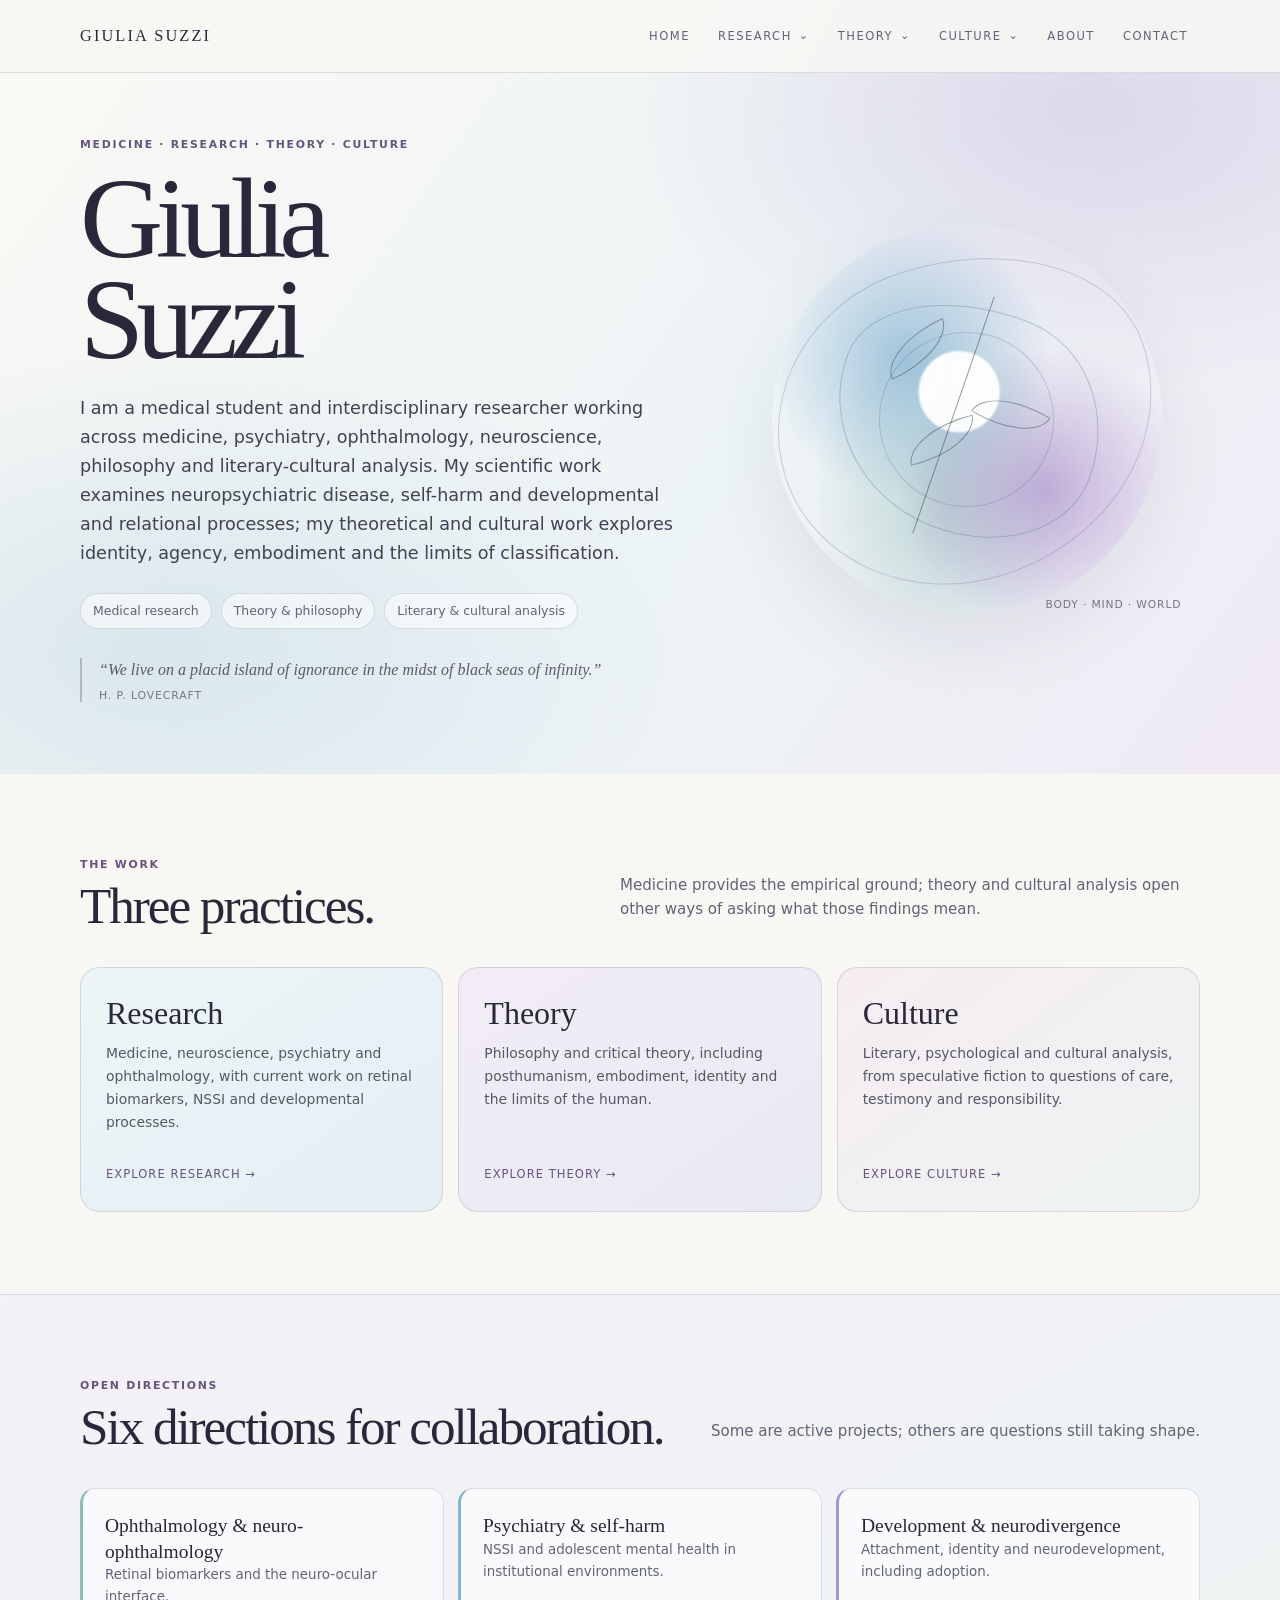
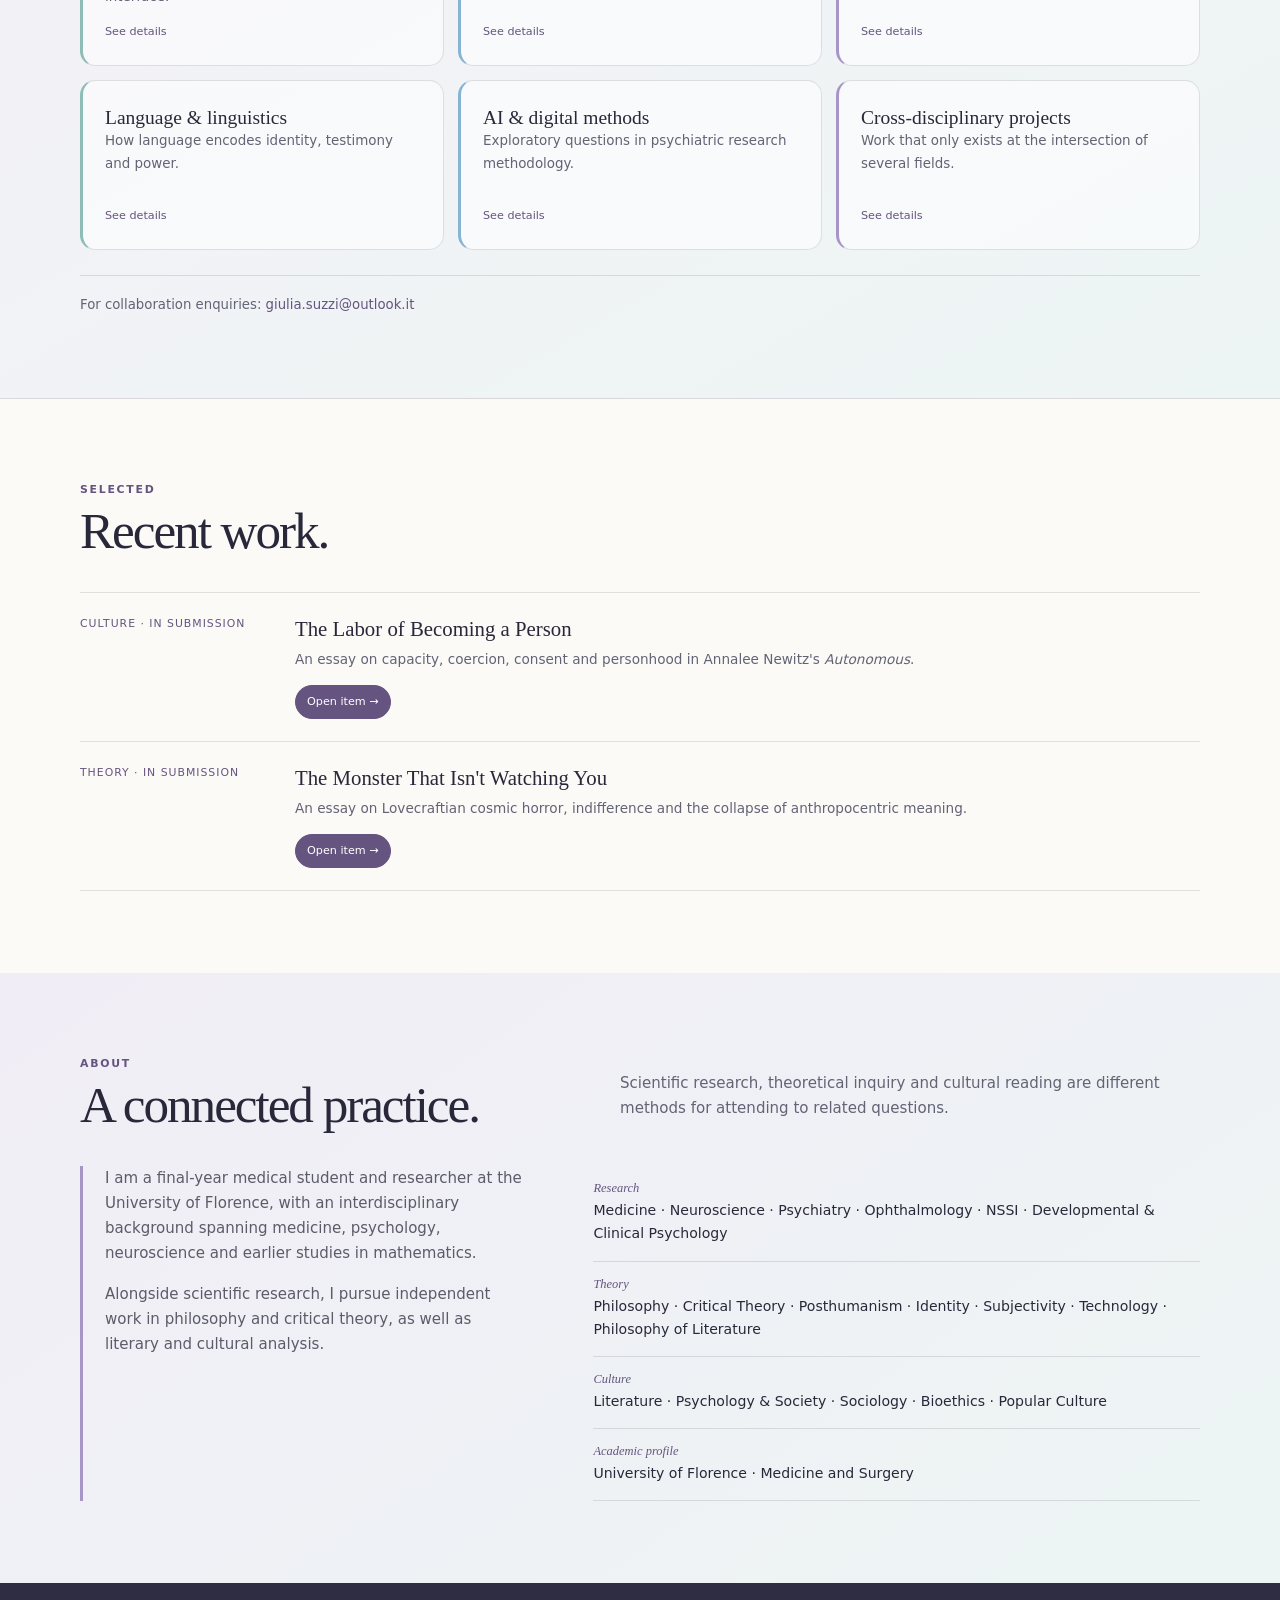
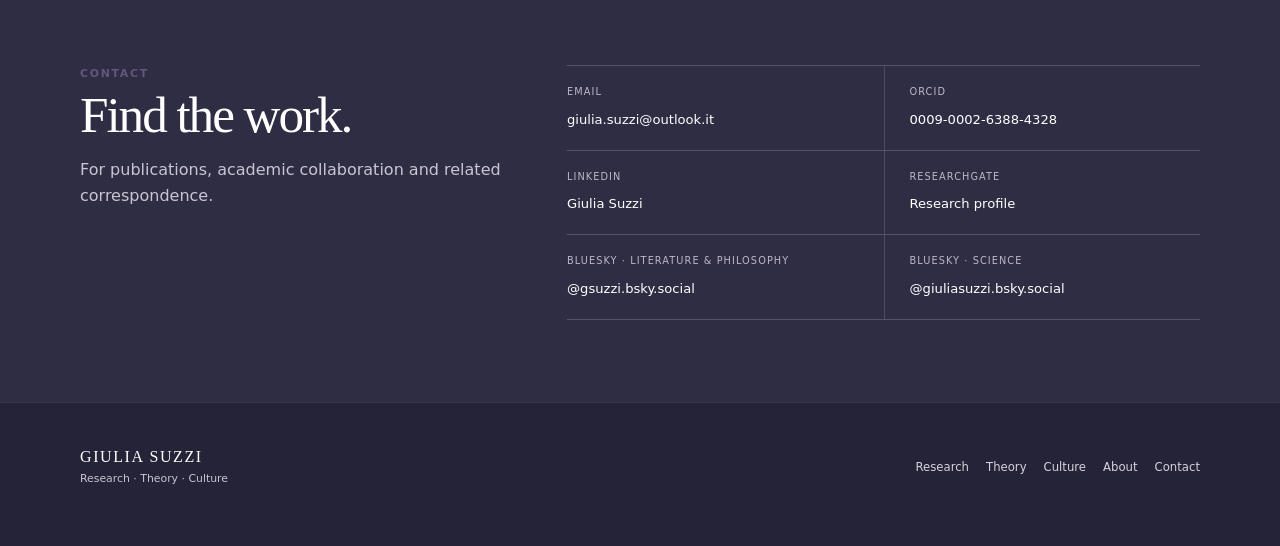
<file: index.html>
<!doctype html><html lang="en"><head><meta charset="utf-8"><meta name="viewport" content="width=device-width,initial-scale=1"><link rel="stylesheet" href="style.css"><meta name="description" content="Giulia Suzzi — Research, Theory and Culture."><title>Giulia Suzzi · Research, Theory & Culture</title></head><body class="page-enter"><nav><div class="container nav-inner"><a class="logo" href="index.html">GIULIA SUZZI</a><div class="nav-links">
<a class="nav-home" href="index.html">HOME</a>
<div class="nav-item"><a class="nav-button" href="research.html">RESEARCH <span class="arrow">⌄</span></a><div class="dropdown"><div class="label">Research</div><a href="research.html#published">Published</a><a href="research.html#preprints">Preprints</a><a href="research.html#submission">In Submission</a><a href="research.html#progress">Work in Progress</a></div></div>
<div class="nav-item"><a class="nav-button" href="theory.html">THEORY <span class="arrow">⌄</span></a><div class="dropdown"><div class="label">Theory</div><a href="theory.html#published">Published</a><a href="theory.html#preprints">Preprints</a><a href="theory.html#submission">In Submission</a><a href="theory.html#progress">Work in Progress</a></div></div>
<div class="nav-item"><a class="nav-button" href="culture.html">CULTURE <span class="arrow">⌄</span></a><div class="dropdown"><div class="label">Culture</div><a href="culture.html#published">Published</a><a href="culture.html#preprints">Preprints</a><a href="culture.html#submission">In Submission</a><a href="culture.html#progress">Work in Progress</a></div></div>
<a class="nav-home" href="index.html#about">ABOUT</a><a class="nav-home" href="index.html#contact">CONTACT</a></div></div></nav>
<main>
<section class="hero"><div class="container hero-grid"><div class="reveal">
<div class="eyebrow">Medicine · Research · Theory · Culture</div><h1>Giulia<br>Suzzi</h1>
<p class="hero-lede">I am a medical student and interdisciplinary researcher working across medicine, psychiatry, ophthalmology, neuroscience, philosophy and literary-cultural analysis. My scientific work examines neuropsychiatric disease, self-harm and developmental and relational processes; my theoretical and cultural work explores identity, agency, embodiment and the limits of classification.</p>
<div class="pill-row"><span class="pill">Medical research</span><span class="pill">Theory & philosophy</span><span class="pill">Literary & cultural analysis</span></div>
<div class="epigraph">“We live on a placid island of ignorance in the midst of black seas of infinity.”<cite>H. P. Lovecraft</cite></div>
</div>
<div class="hero-art reveal" aria-hidden="true"><div class="ink-orbit"></div><div class="art-ring"></div><div class="art-stem"></div><div class="art-leaf leaf1"></div><div class="art-leaf leaf2"></div><div class="art-leaf leaf3"></div><div class="art-note">body · mind · world</div></div>
</div></section>
<section class="overview"><div class="container"><div class="section-head reveal"><div><div class="kicker">The work</div><h2 class="section-title">Three practices.</h2></div><p class="section-intro">Medicine provides the empirical ground; theory and cultural analysis open other ways of asking what those findings mean.</p></div>
<div class="area-grid"><a class="area-card research reveal" href="research.html"><div><h3>Research</h3><p>Medicine, neuroscience, psychiatry and ophthalmology, with current work on retinal biomarkers, NSSI and developmental processes.</p></div><div class="explore">Explore Research →</div></a>
<a class="area-card theory reveal" href="theory.html"><div><h3>Theory</h3><p>Philosophy and critical theory, including posthumanism, embodiment, identity and the limits of the human.</p></div><div class="explore">Explore Theory →</div></a>
<a class="area-card culture reveal" href="culture.html"><div><h3>Culture</h3><p>Literary, psychological and cultural analysis, from speculative fiction to questions of care, testimony and responsibility.</p></div><div class="explore">Explore Culture →</div></a></div></div></section>
<section id="collaboration" class="collaboration"><div class="container"><div class="section-head reveal"><div><div class="kicker">Open directions</div><h2 class="section-title">Six directions for collaboration.</h2></div><p class="section-intro">Some are active projects; others are questions still taking shape.</p></div>
<div class="collab-grid">
<button class="collab-tile reveal" data-modal="ophth"><div><h3>Ophthalmology & neuro-ophthalmology</h3><p>Retinal biomarkers and the neuro-ocular interface.</p></div><span class="collab-cue">See details</span></button>
<button class="collab-tile reveal" data-modal="nssi"><div><h3>Psychiatry & self-harm</h3><p>NSSI and adolescent mental health in institutional environments.</p></div><span class="collab-cue">See details</span></button>
<button class="collab-tile reveal" data-modal="dev"><div><h3>Development & neurodivergence</h3><p>Attachment, identity and neurodevelopment, including adoption.</p></div><span class="collab-cue">See details</span></button>
<button class="collab-tile reveal" data-modal="lang"><div><h3>Language & linguistics</h3><p>How language encodes identity, testimony and power.</p></div><span class="collab-cue">See details</span></button>
<button class="collab-tile reveal" data-modal="ai"><div><h3>AI & digital methods</h3><p>Exploratory questions in psychiatric research methodology.</p></div><span class="collab-cue">See details</span></button>
<button class="collab-tile reveal" data-modal="cross"><div><h3>Cross-disciplinary projects</h3><p>Work that only exists at the intersection of several fields.</p></div><span class="collab-cue">See details</span></button></div>
<div class="collab-note">For collaboration enquiries: <a href="mailto:giulia.suzzi@outlook.it">giulia.suzzi@outlook.it</a></div></div></section>
<section class="latest"><div class="container"><div class="section-head reveal"><div><div class="kicker">Selected</div><h2 class="section-title">Recent work.</h2></div></div><div class="latest-list">
<div class="latest-row reveal"><div class="status">Culture · In Submission</div><div><h3>The Labor of Becoming a Person</h3><p>An essay on capacity, coercion, consent and personhood in Annalee Newitz's <i>Autonomous</i>.</p><div class="actions"><a class="btn primary latest-open" href="culture.html#the-labor-of-becoming-a-person">Open item →</a></div></div></div>
<div class="latest-row reveal"><div class="status">Theory · In Submission</div><div><h3>The Monster That Isn't Watching You</h3><p>An essay on Lovecraftian cosmic horror, indifference and the collapse of anthropocentric meaning.</p><div class="actions"><a class="btn primary latest-open" href="theory.html#the-monster-that-isnt-watching-you">Open item →</a></div></div></div></div></div></section>
<section id="about" class="about-section"><div class="container"><div class="section-head reveal"><div><div class="kicker">About</div><h2 class="section-title">A connected practice.</h2></div><p class="section-intro">Scientific research, theoretical inquiry and cultural reading are different methods for attending to related questions.</p></div>
<div class="about-layout"><div class="about-quote reveal"><p>I am a final-year medical student and researcher at the University of Florence, with an interdisciplinary background spanning medicine, psychology, neuroscience and earlier studies in mathematics.</p><p>Alongside scientific research, I pursue independent work in philosophy and critical theory, as well as literary and cultural analysis.</p></div>
<div class="facts reveal"><div><span>Research</span>Medicine · Neuroscience · Psychiatry · Ophthalmology · NSSI · Developmental & Clinical Psychology</div><div><span>Theory</span>Philosophy · Critical Theory · Posthumanism · Identity · Subjectivity · Technology · Philosophy of Literature</div><div><span>Culture</span>Literature · Psychology & Society · Sociology · Bioethics · Popular Culture</div><div><span>Academic profile</span>University of Florence · Medicine and Surgery</div></div></div></div></section>
<section id="contact" class="contact-section"><div class="container contact-grid"><div class="reveal"><div class="kicker">Contact</div><h2 class="section-title">Find the work.</h2><p class="contact-lead">For publications, academic collaboration and related correspondence.</p></div>
<div class="contact-card reveal"><div><span>Email</span><a href="mailto:giulia.suzzi@outlook.it">giulia.suzzi@outlook.it</a></div><div><span>ORCID</span><a href="https://orcid.org/0009-0002-6388-4328" target="_blank" rel="noopener">0009-0002-6388-4328</a></div><div><span>LinkedIn</span><a href="https://www.linkedin.com/in/giulia-suzzi-097137351" target="_blank" rel="noopener">Giulia Suzzi</a></div><div><span>ResearchGate</span><a href="https://www.researchgate.net/profile/Giulia-Suzzi-2" target="_blank" rel="noopener">Research profile</a></div><div><span>Bluesky · Literature & Philosophy</span><a href="https://bsky.app/profile/gsuzzi.bsky.social" target="_blank" rel="noopener">@gsuzzi.bsky.social</a></div><div><span>Bluesky · Science</span><a href="https://bsky.app/profile/giuliasuzzi.bsky.social" target="_blank" rel="noopener">@giuliasuzzi.bsky.social</a></div></div></div></section>
</main><footer><div class="container footer-inner"><div><div class="footer-name">GIULIA SUZZI</div><div class="footer-sub">Research · Theory · Culture</div></div><div class="footer-links"><a href="research.html">Research</a><a href="theory.html">Theory</a><a href="culture.html">Culture</a><a href="index.html#about">About</a><a href="index.html#contact">Contact</a></div></div></footer><div class="modal-backdrop" id="modal-backdrop"><div class="modal" role="dialog" aria-modal="true" aria-labelledby="modal-title"><button class="modal-close" id="modal-close" aria-label="Close">×</button><div class="m-kicker" id="modal-kicker"></div><h2 id="modal-title"></h2><p class="m-desc" id="modal-desc"></p><div class="m-items" id="modal-items"></div><p class="m-open-note" id="modal-note" hidden></p></div></div><script>
const data={
ophth:{k:"01 collaboration direction",t:"Ophthalmology & Neuro-Ophthalmology",d:"Retinal biomarkers, oculomics and the neuro-ocular interface — using the eye as an accessible, imageable extension of the central nervous system to investigate neuropsychiatric disease and the physiological strain of spaceflight.",i:[["The Retina as a Window into Neuropsychiatric Disease","Neuropsychiatric Retinal Biomarker Framework · In Submission"],["Beyond the Eye: SANS, Intracranial Pressure Dynamics, and Neuropsychiatric Risk in Long-Duration Spaceflight","Narrative review & framework · Work in Progress"]]},
nssi:{k:"02 collaboration direction",t:"Psychiatry & Self-Harm",d:"Non-suicidal self-injury and adolescent psychopathology, with particular attention to institutional environments — juvenile detention above all — as risk factors in their own right rather than background context.",i:[["When the Environment Is the Risk Factor: NSSI in Juvenile Detention","Narrative review · Preprint, Zenodo"],["Sex Differences in the Clinical Correlates of NSSI in Adolescents","Narrative review · Preprint, PsyArXiv"],["The Last Territory: NSSI in Juvenile Detention and the Agentive Inversion Hypothesis","Theoretical proposal · Work in Progress"]]},
dev:{k:"03 collaboration direction",t:"Development & Neurodivergence",d:"Attachment, identity formation and neurodevelopment, including how their disruption — as in adoption — shapes a person's sense of continuity with themselves.",i:[["Genetic Mirroring in Adoptees: Toward a Formal Construct Definition, Nomological Network, and Operationalization Framework","In Submission · Preprint, OSF"],["Disorganized Attachment, Power Exchange, and Emotion Regulation","Theoretical framework · Work in Progress"]],n:"Neurodivergent experience specifically remains an open direction rather than a finished project."},
lang:{k:"04 collaboration direction",t:"Language & Linguistics",d:"How language encodes identity, testimony and power — an interest that runs alongside the clinical and theoretical work rather than through a dedicated project yet.",i:[],n:"No dedicated project yet; open to conversations where linguistic work overlaps with psychiatric or theoretical questions."},
ai:{k:"05 collaboration direction",t:"AI & Digital Methods",d:"Exploratory interest in AI-related questions in psychiatric research and methodology, currently centred on non-suicidal self-injury research.",i:[],n:"This remains an exploratory direction rather than a finished project."},
cross:{k:"06 collaboration direction",t:"Cross-disciplinary Projects",d:"Projects that emerge only when medical, psychological, philosophical and cultural questions are treated as connected rather than separated into disciplinary silos.",i:[["Genetic Mirroring as a Biological Scaffold for Identity","Developmental / theoretical continuation · Work in Progress"],["The Last Territory","NSSI · institutional environment · theoretical proposal"]]}
};
const backdrop=document.getElementById("modal-backdrop");
function openModal(key){const x=data[key];document.getElementById("modal-kicker").textContent=x.k;document.getElementById("modal-title").textContent=x.t;document.getElementById("modal-desc").textContent=x.d;document.getElementById("modal-items").innerHTML=x.i.map(a=>'<div class="m-item"><div class="m-title">'+a[0]+'</div><div class="m-status">'+a[1]+'</div></div>').join("");const n=document.getElementById("modal-note");n.textContent=x.n||"";n.hidden=!x.n;backdrop.classList.add("open");document.body.style.overflow="hidden"}
function closeModal(){backdrop.classList.remove("open");document.body.style.overflow=""}
document.querySelectorAll(".collab-tile").forEach(b=>b.addEventListener("click",()=>openModal(b.dataset.modal)));
document.getElementById("modal-close").addEventListener("click",closeModal);
backdrop.addEventListener("click",e=>{if(e.target===backdrop)closeModal()});document.addEventListener("keydown",e=>{if(e.key==="Escape")closeModal()});
const observer=new IntersectionObserver(es=>es.forEach(e=>{if(e.isIntersecting){e.target.classList.add("visible");observer.unobserve(e.target)}}),{threshold:.08});document.querySelectorAll(".reveal").forEach(e=>observer.observe(e));
</script></body></html>
</file>
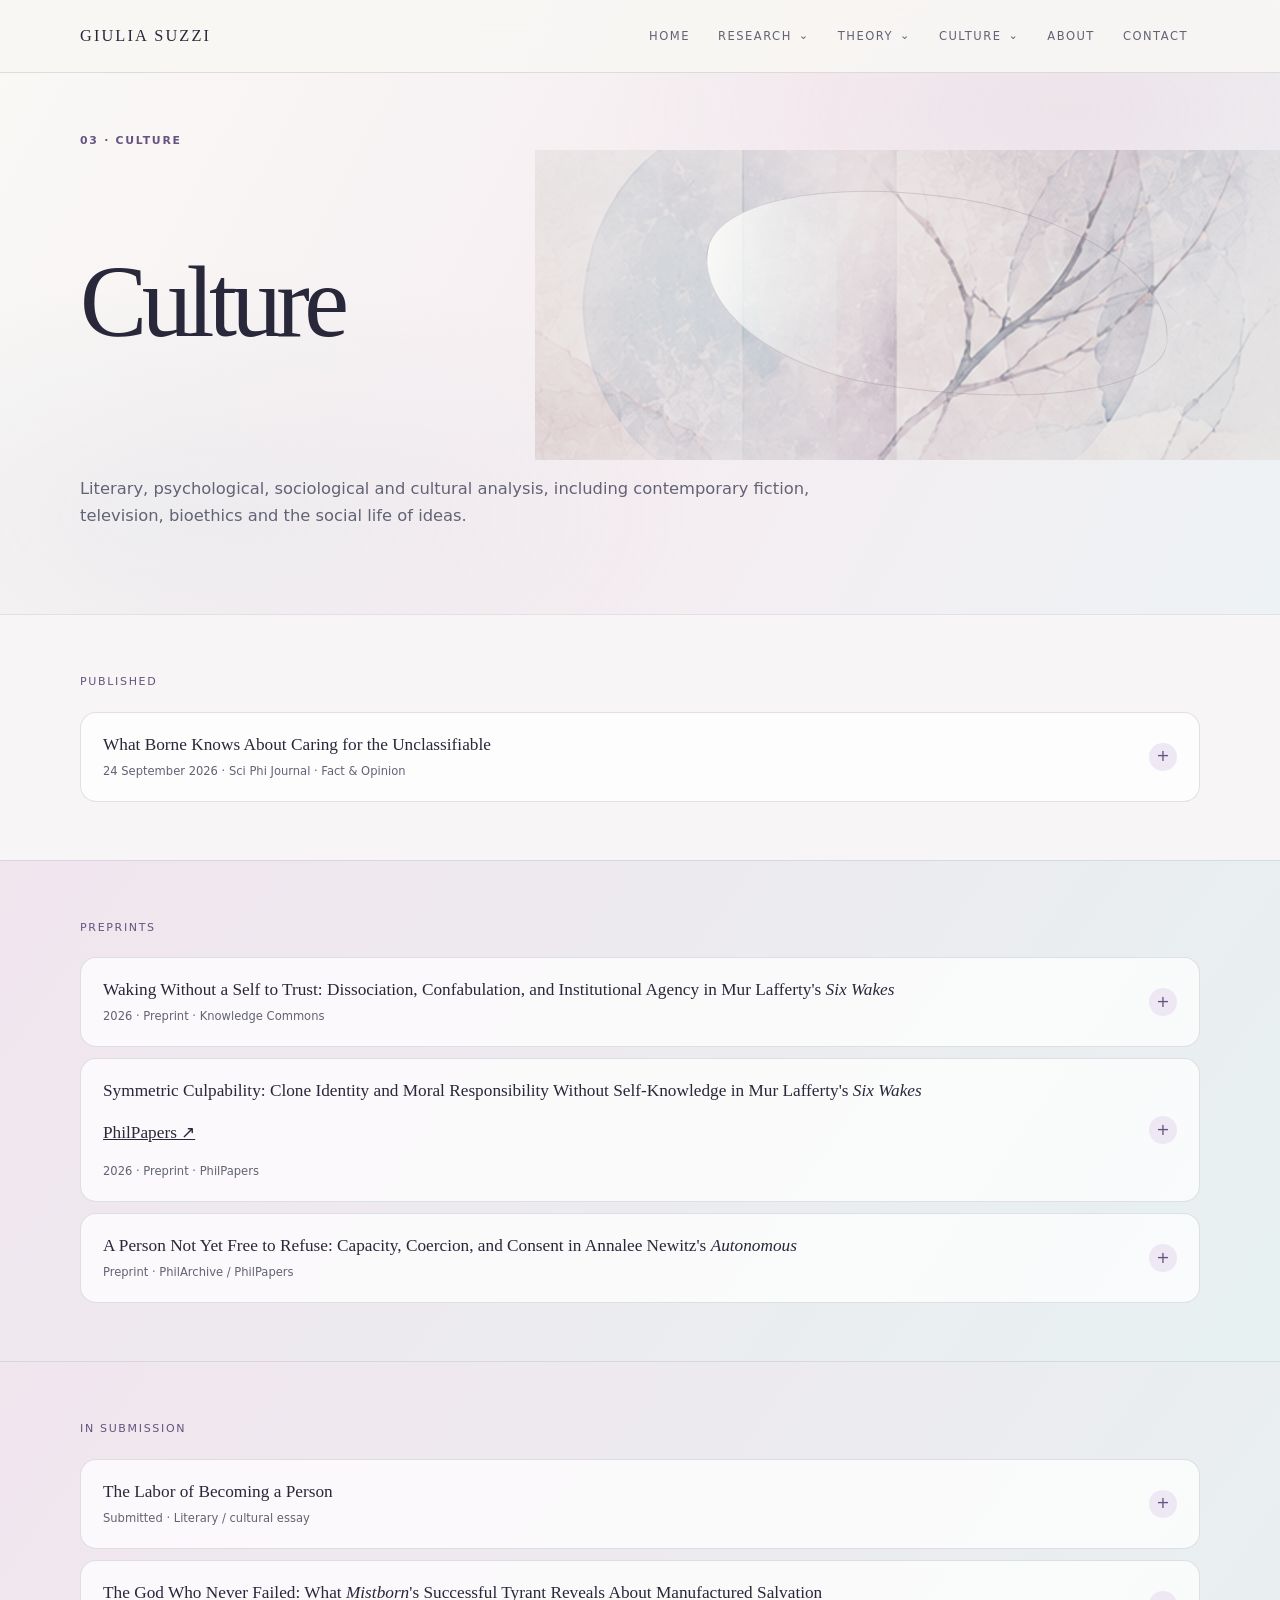
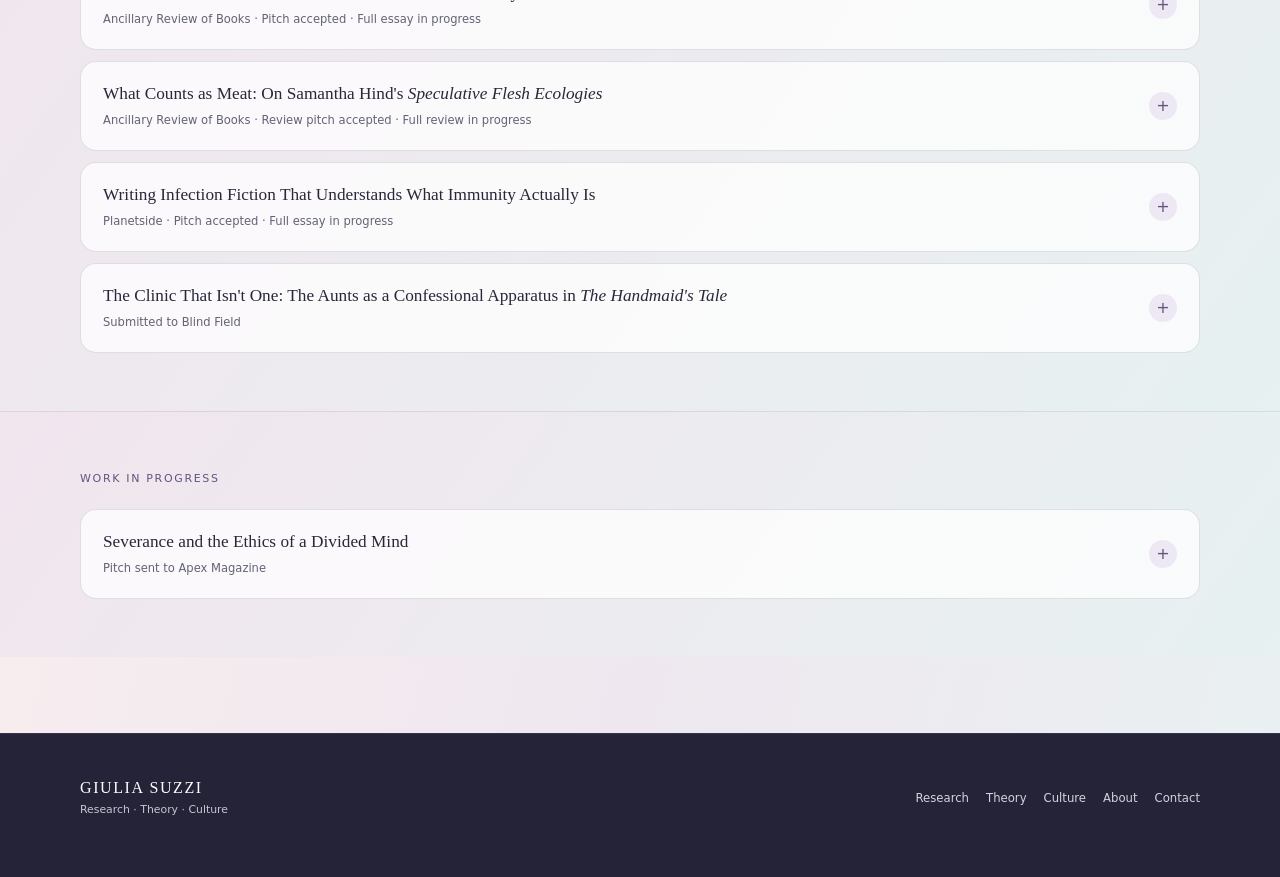
<file: culture.html>
<!doctype html><html lang="en"><head><meta charset="utf-8"><meta name="viewport" content="width=device-width,initial-scale=1"><link rel="stylesheet" href="style.css"><title>Giulia Suzzi · Culture</title></head><body class="page-enter page-culture"><nav><div class="container nav-inner"><a class="logo" href="index.html">GIULIA SUZZI</a><div class="nav-links">
<a class="nav-home" href="index.html">HOME</a>
<div class="nav-item"><a class="nav-button" href="research.html">RESEARCH <span class="arrow">⌄</span></a><div class="dropdown"><div class="label">Research</div><a href="research.html#published">Published</a><a href="research.html#preprints">Preprints</a><a href="research.html#submission">In Submission</a><a href="research.html#progress">Work in Progress</a></div></div>
<div class="nav-item"><a class="nav-button" href="theory.html">THEORY <span class="arrow">⌄</span></a><div class="dropdown"><div class="label">Theory</div><a href="theory.html#published">Published</a><a href="theory.html#preprints">Preprints</a><a href="theory.html#submission">In Submission</a><a href="theory.html#progress">Work in Progress</a></div></div>
<div class="nav-item"><a class="nav-button" href="culture.html">CULTURE <span class="arrow">⌄</span></a><div class="dropdown"><div class="label">Culture</div><a href="culture.html#published">Published</a><a href="culture.html#preprints">Preprints</a><a href="culture.html#submission">In Submission</a><a href="culture.html#progress">Work in Progress</a></div></div>
<a class="nav-home" href="index.html#about">ABOUT</a><a class="nav-home" href="index.html#contact">CONTACT</a></div></div></nav><main><section class="page-hero"><div class="container page-hero-inner"><div class="kicker">03 · Culture</div><div class="section-heading section-culture"><div class="section-heading-copy"><h1 class="page-title">Culture</h1></div><div class="section-motif"><img src="culture-art.png" alt="Abstract pastel botanical editorial artwork"></div></div><p class="page-lead">Literary, psychological, sociological and cultural analysis, including contemporary fiction, television, bioethics and the social life of ideas.</p></div></section><section id="published" class="status-section alt"><div class="container"><div class="status-title">Published</div><div class="cards"><details class="card" id="what-borne-knows"><summary><div><div class="card-title">What Borne Knows About Caring for the Unclassifiable</div><div class="card-meta">24 September 2026 · Sci Phi Journal · Fact &amp; Opinion</div></div><div class="chevron">+</div></summary><div class="card-body"><div class="tags"><span class="tag">Borne</span><span class="tag">Care</span><span class="tag">Nonhuman</span><span class="tag">Personhood</span><span class="tag">Philosophy of Literature</span></div><p>A philosophical exploration of care, personhood and moral attention through Jeff VanderMeer's <i>Borne</i>, focusing on what we owe to beings whose status remains fundamentally difficult to classify.</p><div class="actions"><a class="btn primary" href="https://www.sciphijournal.org/index.php/2026/09/24/what-borne-knows-about-caring-for-the-unclassifiable/" target="_blank" rel="noopener">Read on Sci Phi Journal ↗</a></div></div></details></div></div></section><section id="preprints" class="status-section culture-band"><div class="container"><div class="status-title">Preprints</div><div class="cards"><details class="card"><summary><div><div class="card-title">Waking Without a Self to Trust: Dissociation, Confabulation, and Institutional Agency in Mur Lafferty's <i>Six Wakes</i></div><div class="card-meta">2026 · Preprint · Knowledge Commons</div></div><div class="chevron">+</div></summary><div class="card-body"><div class="tags"><span class="tag">Six Wakes</span><span class="tag">Dissociation</span><span class="tag">Confabulation</span><span class="tag">Psychology</span><span class="tag">Sociology</span></div><p>A cultural and psychological reading of dissociation, confabulation and institutional agency in Mur Lafferty's Six Wakes.</p><div class="actions"><a class="btn primary" href="https://doi.org/10.17613/OTJEZ-35028" target="_blank" rel="noopener">DOI / Preprint</a></div></div></details><details class="card"><summary><div><div class="card-title">Symmetric Culpability: Clone Identity and Moral Responsibility Without Self-Knowledge in Mur Lafferty's <i>Six Wakes</i><p class="work-link"><a href="https://philpapers.org/rec/SUZSCC" target="_blank" rel="noopener">PhilPapers ↗</a></p>
</div><div class="card-meta">2026 · Preprint · PhilPapers</div></div><div class="chevron">+</div></summary><div class="card-body"><div class="tags"><span class="tag">Six Wakes</span><span class="tag">Identity</span><span class="tag">Moral Responsibility</span><span class="tag">Psychology</span></div><p>A reading of clone identity and moral responsibility where self-knowledge cannot provide the usual basis for individual culpability.</p></div></details><details class="card" id="a-person-not-yet-free-to-refuse"><summary><div><div class="card-title">A Person Not Yet Free to Refuse: Capacity, Coercion, and Consent in Annalee Newitz's <i>Autonomous</i></div><div class="card-meta">Preprint · PhilArchive / PhilPapers</div></div><div class="chevron">+</div></summary><div class="card-body"><div class="tags"><span class="tag">Autonomous</span><span class="tag">Consent</span><span class="tag">Coercion</span><span class="tag">Capacity</span><span class="tag">Personhood</span></div><p>A philosophical-literary analysis of capacity, coercion and consent through Annalee Newitz's <i>Autonomous</i>, focusing on the conditions under which a person can meaningfully refuse.</p><div class="actions"><a class="btn primary" href="https://philpapers.org/rec/SUZAPN" target="_blank" rel="noopener">PhilPapers ↗</a></div></div><details class="card" id="killing-to-prevent-a-worse-fate"><summary><div><div class="card-title">Killing to Prevent a Worse Fate: Paternalism, Substituted Judgment, and Moral Uncertainty in Cormac McCarthy's <i>The Road</i></div><div class="card-meta">Preprint · PhilPapers</div></div><div class="chevron">+</div></summary><div class="card-body"><div class="tags"><span class="tag">The Road</span><span class="tag">Paternalism</span><span class="tag">Bioethics</span><span class="tag">Moral Uncertainty</span></div><p>A philosophical analysis of the father's intention to kill his son rather than allow him to be captured, examining paternalism, substituted judgment and the limits of moral justification under uncertainty.</p><div class="actions"><a class="btn primary" href="https://philpapers.org/rec/SUZKTP" target="_blank" rel="noopener">PhilPapers ↗</a></div></div></details><details class="card" id="human-waste"><summary><div><div class="card-title">Human Waste: Bare Life, Abjection, and the Ethics of Classification in Johanna Stoberock's <i>Pigs</i></div><div class="card-meta">Preprint · PhilPapers</div></div><div class="chevron">+</div></summary><div class="card-body"><div class="tags"><span class="tag">Pigs</span><span class="tag">Bare Life</span><span class="tag">Abjection</span><span class="tag">Classification</span><span class="tag">Political Philosophy</span></div><p>A philosophical-literary analysis of how systems of classification determine which lives are recognized as persons and which are treated as disposable.</p><div class="actions"><a class="btn primary" href="https://philpapers.org/rec/SUZHWB" target="_blank" rel="noopener">PhilPapers ↗</a></div></div></details></details></div></div></section><section id="submission" class="status-section culture-band"><div class="container"><div class="status-title">In Submission</div><div class="cards"><details class="card" id="the-labor-of-becoming-a-person"><summary><div><div class="card-title">The Labor of Becoming a Person</div><div class="card-meta">Submitted · Literary / cultural essay</div></div><div class="chevron">+</div></summary><div class="card-body"><div class="tags"><span class="tag">Autonomous</span><span class="tag">Personhood</span><span class="tag">Consent</span><span class="tag">Agency</span><span class="tag">Literary Analysis</span></div><p>An essay examining personhood, autonomy and the labor of becoming a recognized person through Paladin in Annalee Newitz's <i>Autonomous</i>.</p></div></details><details class="card" id="the-god-who-never-failed"><summary><div><div class="card-title">The God Who Never Failed: What <i>Mistborn</i>'s Successful Tyrant Reveals About Manufactured Salvation</div><div class="card-meta">Ancillary Review of Books · Pitch accepted · Full essay in progress</div></div><div class="chevron">+</div></summary><div class="card-body"><div class="tags"><span class="tag">Mistborn</span><span class="tag">Brandon Sanderson</span><span class="tag">Political Theology</span><span class="tag">Speculative Fiction</span></div><p>An essay on the Lord Ruler as an engineered god and on the inversion of the messiah narrative in Brandon Sanderson's <i>Mistborn: The Final Empire</i>.</p></div></details><details class="card" id="what-counts-as-meat"><summary><div><div class="card-title">What Counts as Meat: On Samantha Hind's <i>Speculative Flesh Ecologies</i></div><div class="card-meta">Ancillary Review of Books · Review pitch accepted · Full review in progress</div></div><div class="chevron">+</div></summary><div class="card-body"><div class="tags"><span class="tag">Book Review</span><span class="tag">Samantha Hind</span><span class="tag">Speculative Fiction</span><span class="tag">Flesh</span><span class="tag">Ecology</span></div><p>A review of Samantha Hind's nonfiction study <i>Speculative Flesh Ecologies: Flesh, Indistinction and Speculative Fiction</i>, considering how speculative fiction unsettles boundaries between bodies, species and material life.</p></div></details><details class="card" id="writing-infection-fiction"><summary><div><div class="card-title">Writing Infection Fiction That Understands What Immunity Actually Is</div><div class="card-meta">Planetside · Pitch accepted · Full essay in progress</div></div><div class="chevron">+</div></summary><div class="card-body"><div class="tags"><span class="tag">Infection Fiction</span><span class="tag">Immunology</span><span class="tag">Biology</span><span class="tag">Speculative Fiction</span></div><p>Most infection fiction reduces disease to a simple intrusion-and-resistance narrative. This essay explores how distinct infectious-disease mechanisms carry different narrative possibilities, and why choosing the disease architecture first can produce sharper, biologically informed fiction.</p></div></details><details class="card"><summary><div><div class="card-title">The Clinic That Isn't One: The Aunts as a Confessional Apparatus in <i>The Handmaid's Tale</i></div><div class="card-meta">Submitted to Blind Field</div></div><div class="chevron">+</div></summary><div class="card-body"><div class="tags"><span class="tag">The Handmaid's Tale</span><span class="tag">Confession</span><span class="tag">Surveillance</span><span class="tag">Psychology</span><span class="tag">Language</span></div><p>A psychological, sociological and linguistic reading of Aunt Lydia, pseudo-care, confession, testimony, surveillance, guilt and internalized policing.</p></div></details></div></div></section><section id="progress" class="status-section culture-band"><div class="container"><div class="status-title">Work in Progress</div><div class="cards"><details class="card"><summary><div><div class="card-title">Severance and the Ethics of a Divided Mind</div><div class="card-meta">Pitch sent to Apex Magazine</div></div><div class="chevron">+</div></summary><div class="card-body"><div class="tags"><span class="tag">Severance</span><span class="tag">Philosophy of Mind</span><span class="tag">Clinical Ethics</span><span class="tag">Psychology</span></div><p>An exploration of divided consciousness, responsibility and agency through a clinical and philosophical reading of Severance.</p></div></details></div></div></section><div class="page-palette-band" aria-hidden="true"></div></main><footer><div class="container footer-inner"><div><div class="footer-name">GIULIA SUZZI</div><div class="footer-sub">Research · Theory · Culture</div></div><div class="footer-links"><a href="research.html">Research</a><a href="theory.html">Theory</a><a href="culture.html">Culture</a><a href="index.html#about">About</a><a href="index.html#contact">Contact</a></div></div></footer><script>document.querySelectorAll('a[href$=".html"],a[href*=".html#"]').forEach(function(link){link.addEventListener('click',function(e){var u=new URL(link.href,location.href);if(u.origin===location.origin&&u.pathname!==location.pathname){e.preventDefault();document.body.classList.add('page-leave');setTimeout(function(){location.href=u.href},200)}})});function openCardFromHash(){const id=location.hash.slice(1);if(!id)return;const card=document.getElementById(id);if(card&&card.tagName.toLowerCase()==="details"){card.open=true;setTimeout(()=>card.scrollIntoView({behavior:"smooth",block:"center"}),80)}}
openCardFromHash();window.addEventListener("hashchange",openCardFromHash);</script></body></html>
</file>
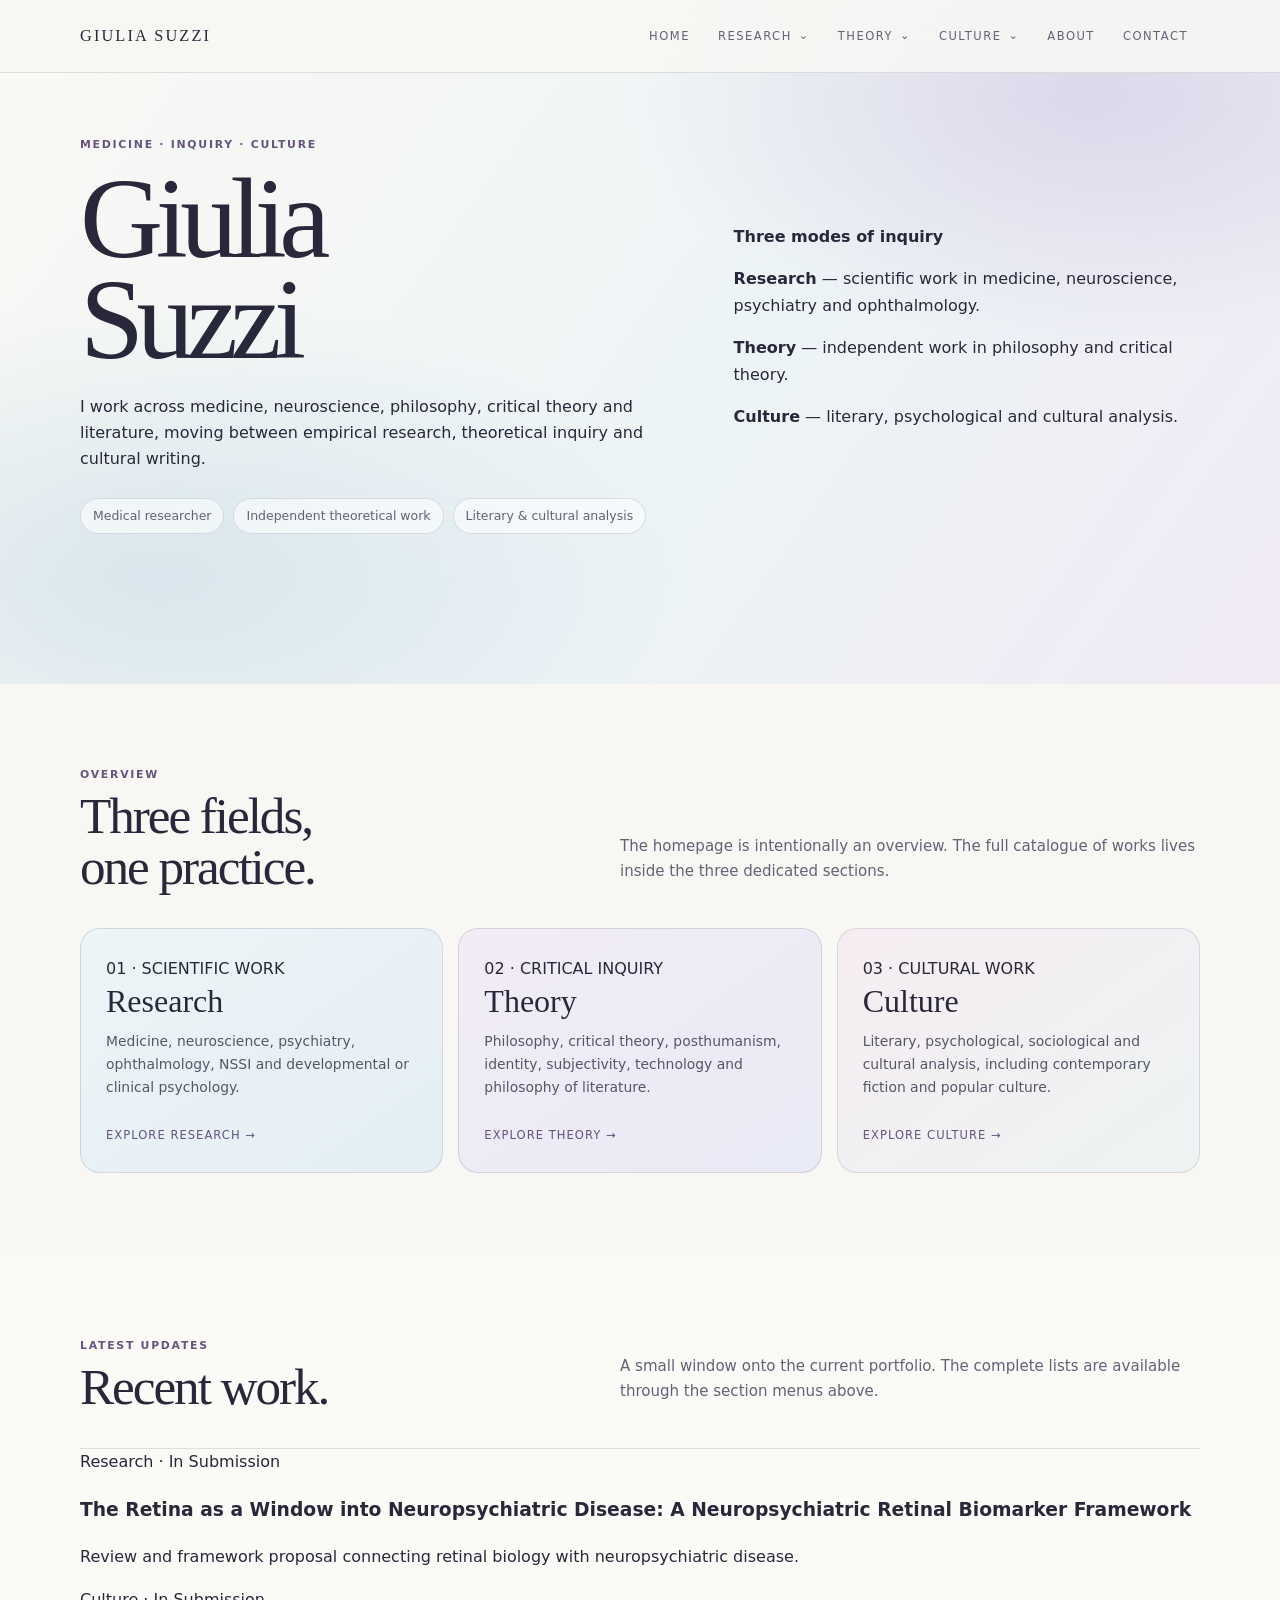
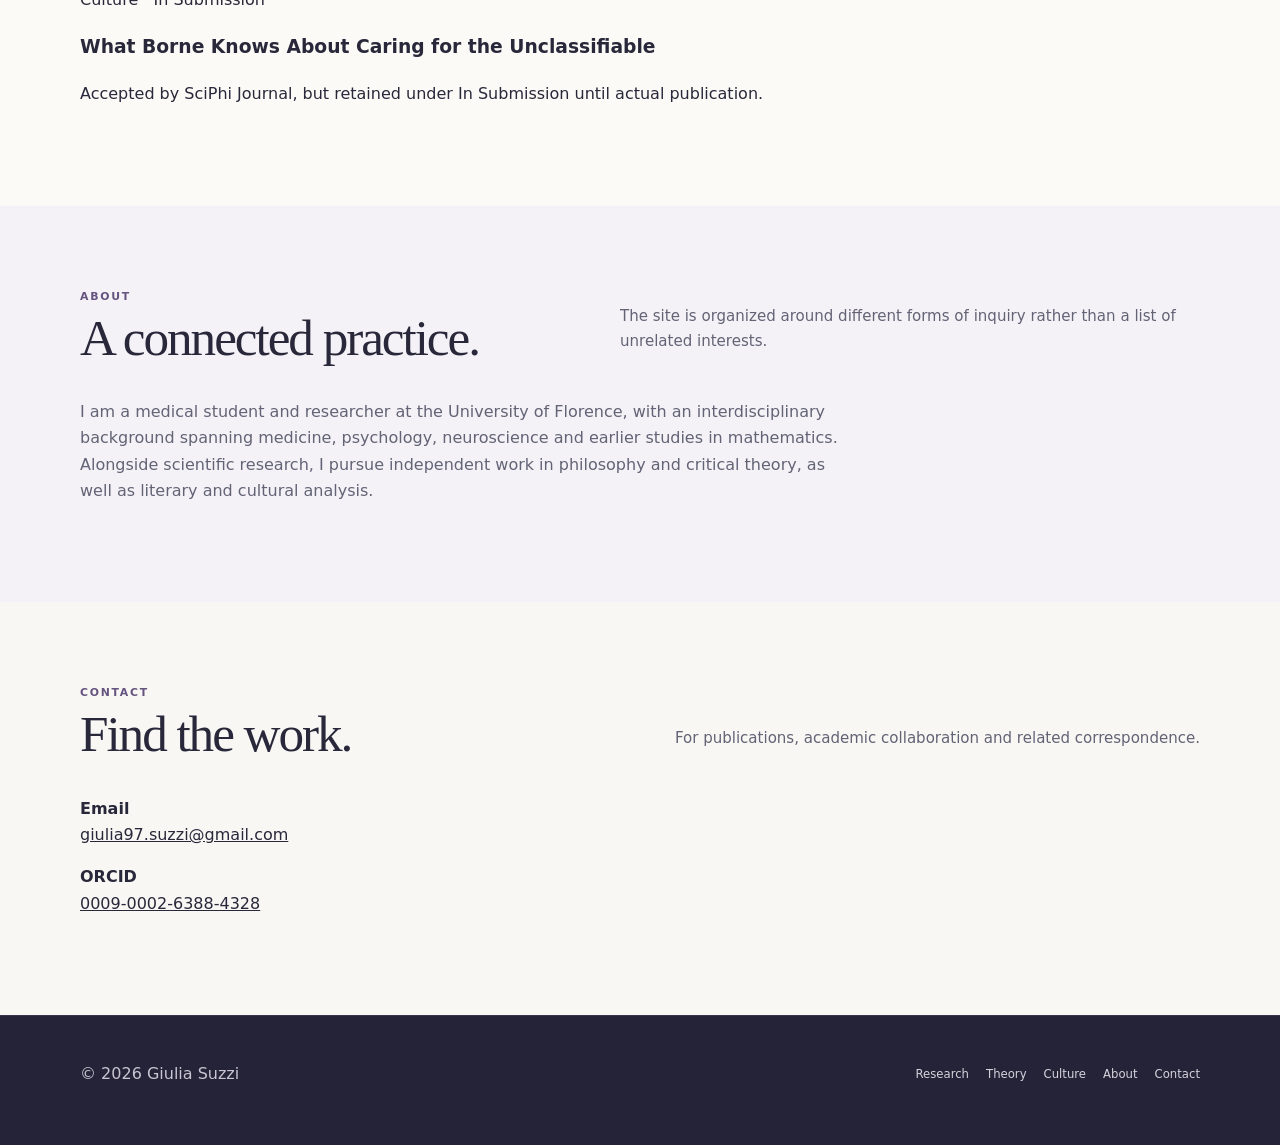
<file: index2.html>
<!doctype html><html lang="en"><head><meta charset="utf-8"><meta name="viewport" content="width=device-width,initial-scale=1"><meta name="description" content="Giulia Suzzi — Research, Theory and Culture."><title>Overview · Giulia Suzzi</title><link rel="stylesheet" href="style.css"></head><body><nav><div class="container nav-inner">
<a class="logo" href="index.html">GIULIA SUZZI</a>
<div class="nav-links">
<a class="nav-home" href="index.html">HOME</a>
<div class="nav-item"><a class="nav-button" href="research.html">RESEARCH <span class="arrow">⌄</span></a><div class="dropdown"><div class="label">Research</div><a href="research.html#published">Published</a><a href="research.html#preprints">Preprints</a><a href="research.html#submission">In Submission</a><a href="research.html#progress">Work in Progress</a></div></div>
<div class="nav-item"><a class="nav-button" href="theory.html">THEORY <span class="arrow">⌄</span></a><div class="dropdown"><div class="label">Theory</div><a href="theory.html#published">Published</a><a href="theory.html#preprints">Preprints</a><a href="theory.html#submission">In Submission</a><a href="theory.html#progress">Work in Progress</a></div></div>
<div class="nav-item"><a class="nav-button" href="culture.html">CULTURE <span class="arrow">⌄</span></a><div class="dropdown"><div class="label">Culture</div><a href="culture.html#published">Published</a><a href="culture.html#preprints">Preprints</a><a href="culture.html#submission">In Submission</a><a href="culture.html#progress">Work in Progress</a></div></div>
<a class="nav-home" href="index.html#about">ABOUT</a><a class="nav-home" href="index.html#contact">CONTACT</a>
</div></div></nav><main><section class="hero"><div class="bubble a"></div><div class="bubble b"></div><div class="bubble c"></div><div class="container hero-grid"><div class="reveal"><div class="kicker">Medicine · Inquiry · Culture</div><h1>Giulia<br>Suzzi</h1><p>I work across medicine, neuroscience, philosophy, critical theory and literature, moving between empirical research, theoretical inquiry and cultural writing.</p><div class="pill-row"><span class="pill">Medical researcher</span><span class="pill">Independent theoretical work</span><span class="pill">Literary &amp; cultural analysis</span></div></div><aside class="hero-card reveal"><strong>Three modes of inquiry</strong><div class="line"></div><p><b>Research</b> — scientific work in medicine, neuroscience, psychiatry and ophthalmology.</p><p><b>Theory</b> — independent work in philosophy and critical theory.</p><p><b>Culture</b> — literary, psychological and cultural analysis.</p></aside></div></section>
<section class="overview"><div class="container"><div class="section-head reveal"><div><div class="kicker">Overview</div><h2 class="section-title">Three fields,<br>one practice.</h2></div><p class="section-intro">The homepage is intentionally an overview. The full catalogue of works lives inside the three dedicated sections.</p></div><div class="area-grid">
<a class="area-card research reveal" href="research.html"><div><div class="area-num">01 · SCIENTIFIC WORK</div><h3>Research</h3><p>Medicine, neuroscience, psychiatry, ophthalmology, NSSI and developmental or clinical psychology.</p></div><div class="explore">Explore Research →</div></a>
<a class="area-card theory reveal" href="theory.html"><div><div class="area-num">02 · CRITICAL INQUIRY</div><h3>Theory</h3><p>Philosophy, critical theory, posthumanism, identity, subjectivity, technology and philosophy of literature.</p></div><div class="explore">Explore Theory →</div></a>
<a class="area-card culture reveal" href="culture.html"><div><div class="area-num">03 · CULTURAL WORK</div><h3>Culture</h3><p>Literary, psychological, sociological and cultural analysis, including contemporary fiction and popular culture.</p></div><div class="explore">Explore Culture →</div></a></div></div></section>
<section class="latest"><div class="container"><div class="section-head reveal"><div><div class="kicker">Latest updates</div><h2 class="section-title">Recent work.</h2></div><p class="section-intro">A small window onto the current portfolio. The complete lists are available through the section menus above.</p></div><div class="latest-list">
<article class="latest-card reveal"><div class="status">Research · In Submission</div><h3>The Retina as a Window into Neuropsychiatric Disease: A Neuropsychiatric Retinal Biomarker Framework</h3><p>Review and framework proposal connecting retinal biology with neuropsychiatric disease.</p></article>
<article class="latest-card reveal"><div class="status">Culture · In Submission</div><h3>What Borne Knows About Caring for the Unclassifiable</h3><p>Accepted by SciPhi Journal, but retained under In Submission until actual publication.</p></article></div></div></section>
<section id="about" class="overview" style="background:#f5f2f7"><div class="container"><div class="section-head reveal"><div><div class="kicker">About</div><h2 class="section-title">A connected practice.</h2></div><p class="section-intro">The site is organized around different forms of inquiry rather than a list of unrelated interests.</p></div><p class="reveal" style="max-width:760px;color:var(--muted);font-size:1rem">I am a medical student and researcher at the University of Florence, with an interdisciplinary background spanning medicine, psychology, neuroscience and earlier studies in mathematics. Alongside scientific research, I pursue independent work in philosophy and critical theory, as well as literary and cultural analysis.</p></div></section>
<section id="contact" class="overview"><div class="container"><div class="section-head reveal"><div><div class="kicker">Contact</div><h2 class="section-title">Find the work.</h2></div><p class="section-intro">For publications, academic collaboration and related correspondence.</p></div><div class="hero-card reveal" style="max-width:760px"><p><b>Email</b><br><a href="mailto:giulia97.suzzi@gmail.com">giulia97.suzzi@gmail.com</a></p><div class="line"></div><p><b>ORCID</b><br><a href="https://orcid.org/0009-0002-6388-4328" target="_blank" rel="noopener">0009-0002-6388-4328</a></p></div></div></section></main><footer><div class="container footer-inner"><div>© 2026 Giulia Suzzi</div><div class="footer-links"><a href="research.html">Research</a><a href="theory.html">Theory</a><a href="culture.html">Culture</a><a href="index.html#about">About</a><a href="index.html#contact">Contact</a></div></div></footer><script>const o=new IntersectionObserver(e=>e.forEach(x=>{if(x.isIntersecting){x.target.classList.add("visible");o.unobserve(x.target)}}),{threshold:.08});document.querySelectorAll(".reveal").forEach(x=>o.observe(x));</script></body></html>
</file>
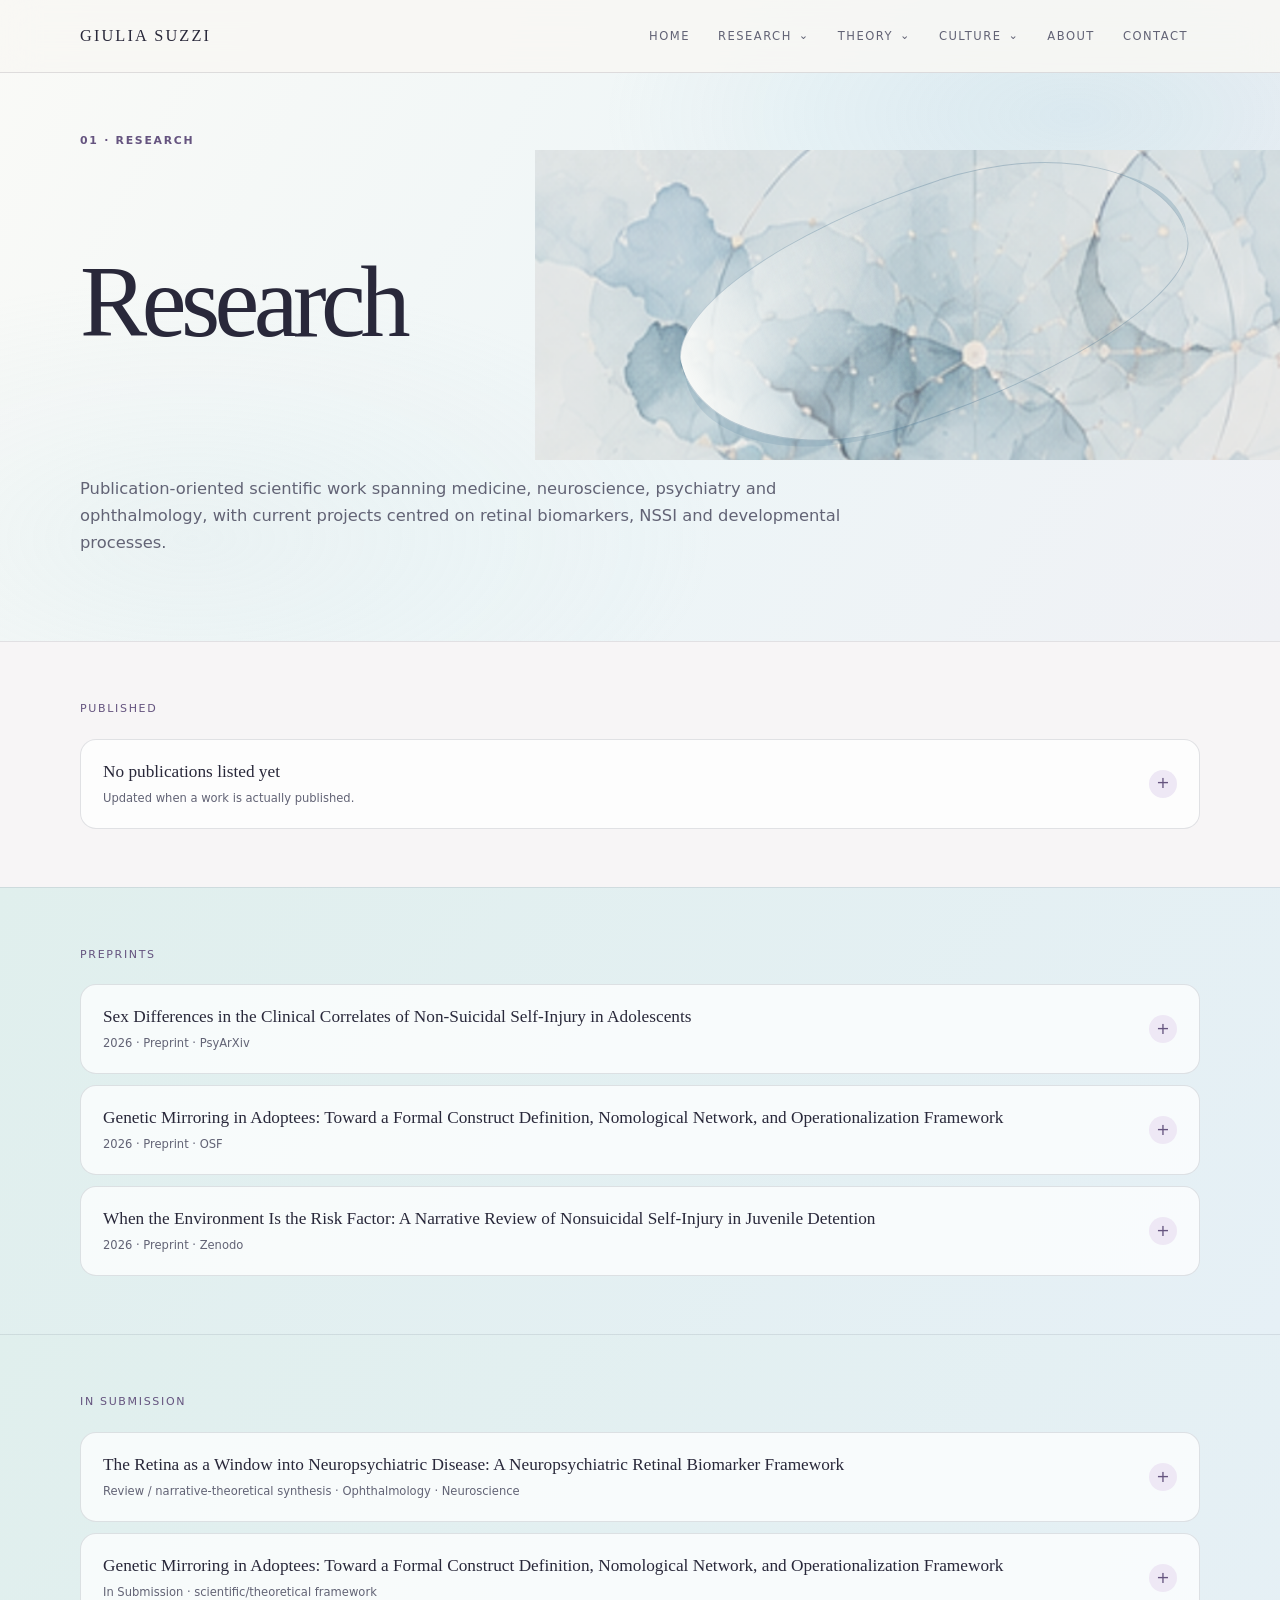
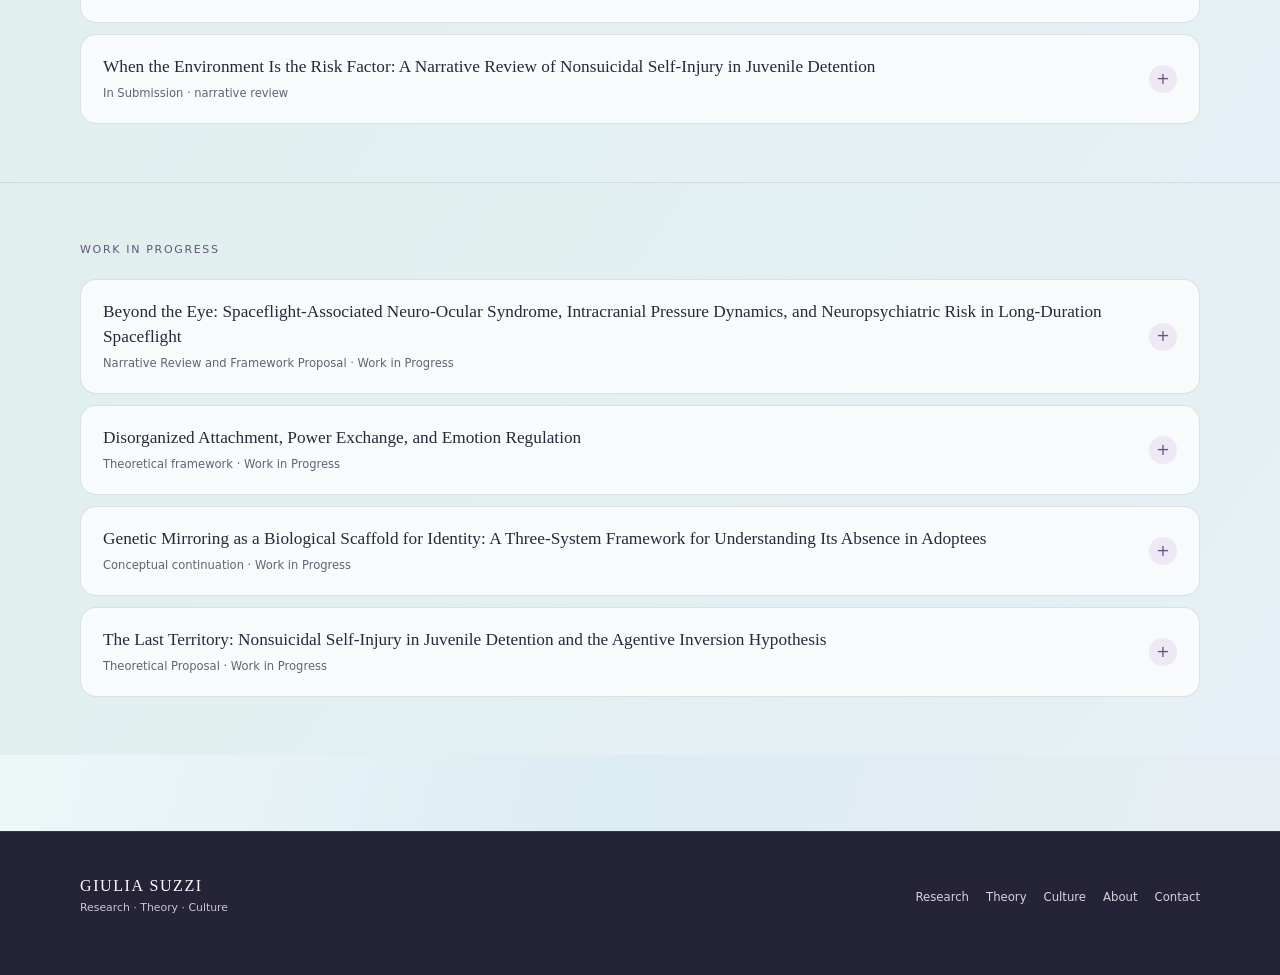
<file: research.html>
<!doctype html><html lang="en"><head><meta charset="utf-8"><meta name="viewport" content="width=device-width,initial-scale=1"><link rel="stylesheet" href="style.css"><title>Giulia Suzzi · Research</title></head><body class="page-enter page-research"><nav><div class="container nav-inner"><a class="logo" href="index.html">GIULIA SUZZI</a><div class="nav-links">
<a class="nav-home" href="index.html">HOME</a>
<div class="nav-item"><a class="nav-button" href="research.html">RESEARCH <span class="arrow">⌄</span></a><div class="dropdown"><div class="label">Research</div><a href="research.html#published">Published</a><a href="research.html#preprints">Preprints</a><a href="research.html#submission">In Submission</a><a href="research.html#progress">Work in Progress</a></div></div>
<div class="nav-item"><a class="nav-button" href="theory.html">THEORY <span class="arrow">⌄</span></a><div class="dropdown"><div class="label">Theory</div><a href="theory.html#published">Published</a><a href="theory.html#preprints">Preprints</a><a href="theory.html#submission">In Submission</a><a href="theory.html#progress">Work in Progress</a></div></div>
<div class="nav-item"><a class="nav-button" href="culture.html">CULTURE <span class="arrow">⌄</span></a><div class="dropdown"><div class="label">Culture</div><a href="culture.html#published">Published</a><a href="culture.html#preprints">Preprints</a><a href="culture.html#submission">In Submission</a><a href="culture.html#progress">Work in Progress</a></div></div>
<a class="nav-home" href="index.html#about">ABOUT</a><a class="nav-home" href="index.html#contact">CONTACT</a></div></div></nav><main><section class="page-hero"><div class="container page-hero-inner"><div class="kicker">01 · Research</div><div class="section-heading section-research"><div class="section-heading-copy"><h1 class="page-title">Research</h1></div><div class="section-motif"><img src="research-art.png" alt="Blue abstract watercolor artwork"></div></div><p class="page-lead">Publication-oriented scientific work spanning medicine, neuroscience, psychiatry and ophthalmology, with current projects centred on retinal biomarkers, NSSI and developmental processes.</p></div></section><section id="published" class="status-section alt"><div class="container"><div class="status-title">Published</div><div class="cards"><details class="card"><summary><div><div class="card-title">No publications listed yet</div><div class="card-meta">Updated when a work is actually published.</div></div><div class="chevron">+</div></summary><div class="card-body"><p>This section will be updated when a work is formally published.</p></div></details></div></div></section><section id="preprints" class="status-section research-band"><div class="container"><div class="status-title">Preprints</div><div class="cards"><details class="card"><summary><div><div class="card-title">Sex Differences in the Clinical Correlates of Non-Suicidal Self-Injury in Adolescents</div><div class="card-meta">2026 · Preprint · PsyArXiv</div></div><div class="chevron">+</div></summary><div class="card-body"><div class="tags"><span class="tag">NSSI</span><span class="tag">Adolescents</span><span class="tag">Sex Differences</span><span class="tag">Psychiatry</span></div><p>A narrative review examining sex differences in the clinical correlates of NSSI in adolescents.</p><div class="actions"><a class="btn primary" href="https://doi.org/10.31234/osf.io/s82hg_v1" target="_blank" rel="noopener">DOI / Preprint</a></div></div></details><details class="card"><summary><div><div class="card-title">Genetic Mirroring in Adoptees: Toward a Formal Construct Definition, Nomological Network, and Operationalization Framework</div><div class="card-meta">2026 · Preprint · OSF</div></div><div class="chevron">+</div></summary><div class="card-body"><div class="tags"><span class="tag">Adoption</span><span class="tag">Identity</span><span class="tag">Developmental Psychology</span><span class="tag">Construct Development</span></div><p>A theoretical construct proposal developing a formal definition, nomological network and operationalization framework for genetic mirroring in adoptees.</p><div class="actions"><a class="btn primary" href="https://doi.org/10.31235/osf.io/y3rg9_v3" target="_blank" rel="noopener">DOI / Preprint</a></div></div></details><details class="card"><summary><div><div class="card-title">When the Environment Is the Risk Factor: A Narrative Review of Nonsuicidal Self-Injury in Juvenile Detention</div><div class="card-meta">2026 · Preprint · Zenodo</div></div><div class="chevron">+</div></summary><div class="card-body"><div class="tags"><span class="tag">NSSI</span><span class="tag">Juvenile Detention</span><span class="tag">Environment</span><span class="tag">Adolescent Mental Health</span></div><p>A narrative review examining environmental and institutional factors in nonsuicidal self-injury among young people in juvenile detention.</p><div class="actions"><a class="btn primary" href="https://doi.org/10.5281/zenodo.20553798" target="_blank" rel="noopener">DOI / Preprint</a></div></div></details></div></div></section><section id="submission" class="status-section research-band"><div class="container"><div class="status-title">In Submission</div><div class="cards"><details class="card"><summary><div><div class="card-title">The Retina as a Window into Neuropsychiatric Disease: A Neuropsychiatric Retinal Biomarker Framework</div><div class="card-meta">Review / narrative-theoretical synthesis · Ophthalmology · Neuroscience</div></div><div class="chevron">+</div></summary><div class="card-body"><div class="tags"><span class="tag">Retina</span><span class="tag">Oculomics</span><span class="tag">Neuropsychiatry</span><span class="tag">Biomarkers</span></div><p>A neuropsychiatric retinal biomarker framework considering neuroinflammation, neuronal integrity, microvascular dysfunction and neurotransmitter alterations across neuropsychiatric disease.</p></div></details><details class="card"><summary><div><div class="card-title">Genetic Mirroring in Adoptees: Toward a Formal Construct Definition, Nomological Network, and Operationalization Framework</div><div class="card-meta">In Submission · scientific/theoretical framework</div></div><div class="chevron">+</div></summary><div class="card-body"><div class="tags"><span class="tag">Adoption</span><span class="tag">Identity</span><span class="tag">Construct Development</span></div><p>The current submitted version of the project.</p></div></details><details class="card"><summary><div><div class="card-title">When the Environment Is the Risk Factor: A Narrative Review of Nonsuicidal Self-Injury in Juvenile Detention</div><div class="card-meta">In Submission · narrative review</div></div><div class="chevron">+</div></summary><div class="card-body"><div class="tags"><span class="tag">NSSI</span><span class="tag">Juvenile Detention</span><span class="tag">Institutional Environment</span></div><p>The current submitted version of the juvenile-detention review.</p></div></details></div></div></section><section id="progress" class="status-section research-band"><div class="container"><div class="status-title">Work in Progress</div><div class="cards"><details class="card"><summary><div><div class="card-title">Beyond the Eye: Spaceflight-Associated Neuro-Ocular Syndrome, Intracranial Pressure Dynamics, and Neuropsychiatric Risk in Long-Duration Spaceflight</div><div class="card-meta">Narrative Review and Framework Proposal · Work in Progress</div></div><div class="chevron">+</div></summary><div class="card-body"><div class="tags"><span class="tag">SANS</span><span class="tag">Spaceflight</span><span class="tag">Neuro-Ophthalmology</span><span class="tag">Neuropsychiatry</span></div><p>A developing framework connecting SANS, intracranial pressure dynamics, neuro-ocular physiology and neuropsychiatric risk during long-duration spaceflight.</p></div></details><details class="card"><summary><div><div class="card-title">Disorganized Attachment, Power Exchange, and Emotion Regulation</div><div class="card-meta">Theoretical framework · Work in Progress</div></div><div class="chevron">+</div></summary><div class="card-body"><div class="tags"><span class="tag">Attachment</span><span class="tag">Emotion Regulation</span><span class="tag">Development</span><span class="tag">Psychology</span></div><p>A framework exploring consensual power exchange as a possible co-regulatory experience in adults with disorganized attachment histories.</p></div></details><details class="card"><summary><div><div class="card-title">Genetic Mirroring as a Biological Scaffold for Identity: A Three-System Framework for Understanding Its Absence in Adoptees</div><div class="card-meta">Conceptual continuation · Work in Progress</div></div><div class="chevron">+</div></summary><div class="card-body"><div class="tags"><span class="tag">Adoption</span><span class="tag">Identity</span><span class="tag">Development</span></div><p>A continuation of the genetic mirroring construct work, extending it into a broader developmental and identity framework.</p></div></details><details class="card"><summary><div><div class="card-title">The Last Territory: Nonsuicidal Self-Injury in Juvenile Detention and the Agentive Inversion Hypothesis</div><div class="card-meta">Theoretical Proposal · Work in Progress</div></div><div class="chevron">+</div></summary><div class="card-body"><div class="tags"><span class="tag">NSSI</span><span class="tag">Agency</span><span class="tag">Juvenile Detention</span><span class="tag">Theory</span></div><p>A theoretical proposal treating institutional constraint as a condition that may invert the ordinary relation between self-injury, agency and environment.</p></div></details></div></div></section><div class="page-palette-band" aria-hidden="true"></div></main><footer><div class="container footer-inner"><div><div class="footer-name">GIULIA SUZZI</div><div class="footer-sub">Research · Theory · Culture</div></div><div class="footer-links"><a href="research.html">Research</a><a href="theory.html">Theory</a><a href="culture.html">Culture</a><a href="index.html#about">About</a><a href="index.html#contact">Contact</a></div></div></footer><script>document.querySelectorAll('a[href$=".html"],a[href*=".html#"]').forEach(function(link){link.addEventListener('click',function(e){var u=new URL(link.href,location.href);if(u.origin===location.origin&&u.pathname!==location.pathname){e.preventDefault();document.body.classList.add('page-leave');setTimeout(function(){location.href=u.href},200)}})});</script></body></html>
</file>
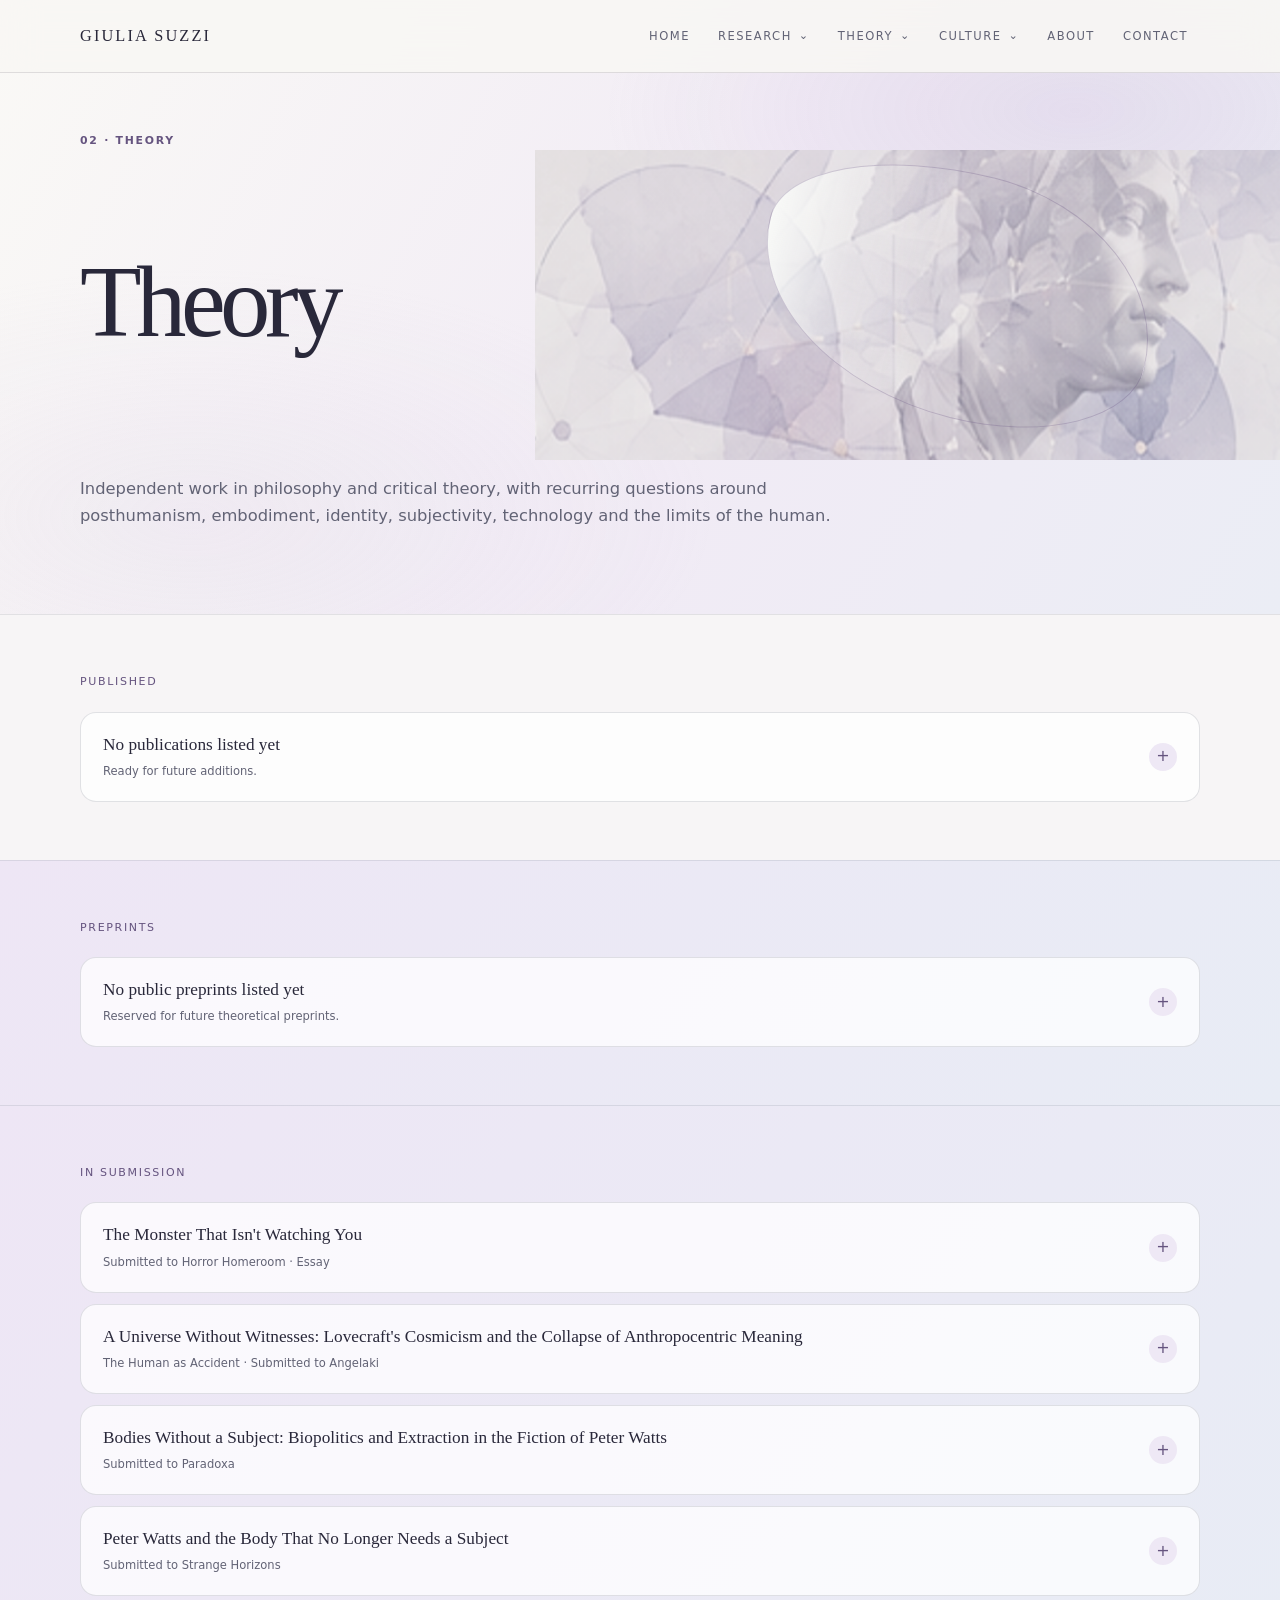
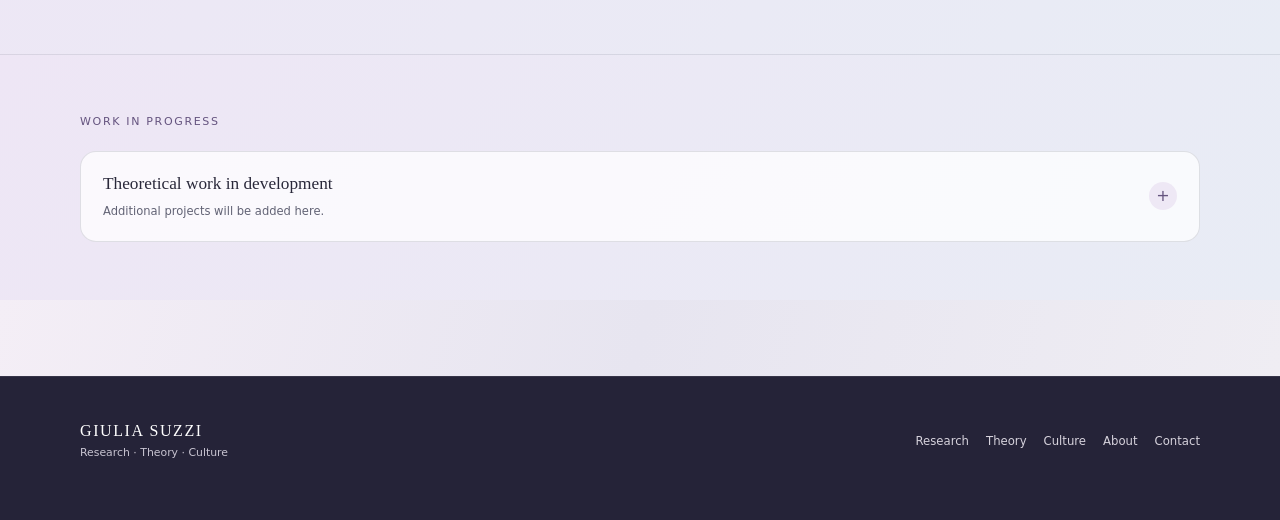
<file: theory.html>
<!doctype html><html lang="en"><head><meta charset="utf-8"><meta name="viewport" content="width=device-width,initial-scale=1"><link rel="stylesheet" href="style.css"><title>Giulia Suzzi · Theory</title></head><body class="page-enter page-theory"><nav><div class="container nav-inner"><a class="logo" href="index.html">GIULIA SUZZI</a><div class="nav-links">
<a class="nav-home" href="index.html">HOME</a>
<div class="nav-item"><a class="nav-button" href="research.html">RESEARCH <span class="arrow">⌄</span></a><div class="dropdown"><div class="label">Research</div><a href="research.html#published">Published</a><a href="research.html#preprints">Preprints</a><a href="research.html#submission">In Submission</a><a href="research.html#progress">Work in Progress</a></div></div>
<div class="nav-item"><a class="nav-button" href="theory.html">THEORY <span class="arrow">⌄</span></a><div class="dropdown"><div class="label">Theory</div><a href="theory.html#published">Published</a><a href="theory.html#preprints">Preprints</a><a href="theory.html#submission">In Submission</a><a href="theory.html#progress">Work in Progress</a></div></div>
<div class="nav-item"><a class="nav-button" href="culture.html">CULTURE <span class="arrow">⌄</span></a><div class="dropdown"><div class="label">Culture</div><a href="culture.html#published">Published</a><a href="culture.html#preprints">Preprints</a><a href="culture.html#submission">In Submission</a><a href="culture.html#progress">Work in Progress</a></div></div>
<a class="nav-home" href="index.html#about">ABOUT</a><a class="nav-home" href="index.html#contact">CONTACT</a></div></div></nav><main><section class="page-hero"><div class="container page-hero-inner"><div class="kicker">02 · Theory</div><div class="section-heading section-theory"><div class="section-heading-copy"><h1 class="page-title">Theory</h1></div><div class="section-motif"><img src="theory-art.png" alt="Abstract lavender sculptural editorial artwork"></div></div><p class="page-lead">Independent work in philosophy and critical theory, with recurring questions around posthumanism, embodiment, identity, subjectivity, technology and the limits of the human.</p></div></section><section id="published" class="status-section alt"><div class="container"><div class="status-title">Published</div><div class="cards"><details class="card"><summary><div><div class="card-title">No publications listed yet</div><div class="card-meta">Ready for future additions.</div></div><div class="chevron">+</div></summary><div class="card-body"><p>Future published theoretical work can be added here.</p></div></details></div></div></section><section id="preprints" class="status-section theory-band"><div class="container"><div class="status-title">Preprints</div><div class="cards"><details class="card"><summary><div><div class="card-title">No public preprints listed yet</div><div class="card-meta">Reserved for future theoretical preprints.</div></div><div class="chevron">+</div></summary><div class="card-body"><p>This section is intentionally present for future additions.</p></div></details></div></div></section><section id="submission" class="status-section theory-band"><div class="container"><div class="status-title">In Submission</div><div class="cards"><details class="card" id="the-monster-that-isnt-watching-you"><summary><div><div class="card-title">The Monster That Isn't Watching You</div><div class="card-meta">Submitted to Horror Homeroom · Essay</div></div><div class="chevron">+</div></summary><div class="card-body"><div class="tags"><span class="tag">Lovecraft</span><span class="tag">Cosmic Horror</span><span class="tag">Cosmicism</span><span class="tag">Anthropocentrism</span><span class="tag">Philosophy of Literature</span></div><p>An essay arguing that Lovecraft's most frightening monsters are not hostile but indifferent, and that cosmic horror derives its force from the collapse of human centrality rather than from personal threat.</p></div></details><details class="card"><summary><div><div class="card-title">A Universe Without Witnesses: Lovecraft's Cosmicism and the Collapse of Anthropocentric Meaning</div><div class="card-meta">The Human as Accident · Submitted to Angelaki</div></div><div class="chevron">+</div></summary><div class="card-body"><div class="tags"><span class="tag">Lovecraft</span><span class="tag">Cosmicism</span><span class="tag">Posthumanism</span><span class="tag">Anthropocentrism</span><span class="tag">Philosophy of Literature</span></div><p>An inquiry into Lovecraftian cosmicism as a literary response to the collapse of anthropocentric meaning, connecting cosmic, biological and conceptual decentering with questions of the category of the human.</p></div></details><details class="card"><summary><div><div class="card-title">Bodies Without a Subject: Biopolitics and Extraction in the Fiction of Peter Watts</div><div class="card-meta">Submitted to Paradoxa</div></div><div class="chevron">+</div></summary><div class="card-body"><div class="tags"><span class="tag">Peter Watts</span><span class="tag">Biopolitics</span><span class="tag">Body</span><span class="tag">Subjectivity</span><span class="tag">Posthumanism</span></div><p>A biopolitical reading of the Rifters trilogy and Echopraxia, examining the body as a substrate of extraction and the ways power redefines what a body must do to exist.</p></div></details><details class="card"><summary><div><div class="card-title">Peter Watts and the Body That No Longer Needs a Subject</div><div class="card-meta">Submitted to Strange Horizons</div></div><div class="chevron">+</div></summary><div class="card-body"><div class="tags"><span class="tag">Peter Watts</span><span class="tag">Body</span><span class="tag">Subjectivity</span><span class="tag">Technology</span></div><p>A literary-critical essay beginning from Starfish and Lenie Clarke to consider bodily modification, corporate adaptation and the displacement of the subject.</p></div></details></div></div></section><section id="progress" class="status-section theory-band"><div class="container"><div class="status-title">Work in Progress</div><div class="cards"><details class="card"><summary><div><div class="card-title">Theoretical work in development</div><div class="card-meta">Additional projects will be added here.</div></div><div class="chevron">+</div></summary><div class="card-body"><p>The Theory section can accommodate future essays and longer philosophical projects without presenting them as publications before they are ready.</p></div></details></div></div></section><div class="page-palette-band" aria-hidden="true"></div></main><footer><div class="container footer-inner"><div><div class="footer-name">GIULIA SUZZI</div><div class="footer-sub">Research · Theory · Culture</div></div><div class="footer-links"><a href="research.html">Research</a><a href="theory.html">Theory</a><a href="culture.html">Culture</a><a href="index.html#about">About</a><a href="index.html#contact">Contact</a></div></div></footer><script>document.querySelectorAll('a[href$=".html"],a[href*=".html#"]').forEach(function(link){link.addEventListener('click',function(e){var u=new URL(link.href,location.href);if(u.origin===location.origin&&u.pathname!==location.pathname){e.preventDefault();document.body.classList.add('page-leave');setTimeout(function(){location.href=u.href},200)}})});function openCardFromHash(){const id=location.hash.slice(1);if(!id)return;const card=document.getElementById(id);if(card&&card.tagName.toLowerCase()==="details"){card.open=true;setTimeout(()=>card.scrollIntoView({behavior:"smooth",block:"center"}),80)}}
openCardFromHash();window.addEventListener("hashchange",openCardFromHash);</script></body></html>
</file>
<file: style.css>
:root{--paper:#f8f7f4;--ivory:#fbfaf7;--ink:#29283a;--muted:#626375;--line:rgba(56,55,76,.14);--lilac:#a895c7;--lilac-soft:#eee8f5;--lilac-deep:#65547f;--blue:#86b4d2;--blue-soft:#e6f0f6;--teal:#8ebdb8;--teal-deep:#477d79;--rose:#d9b8c8;--serif:Georgia,"Times New Roman",serif;--sans:Inter,ui-sans-serif,system-ui,-apple-system,"Segoe UI",sans-serif}
*{box-sizing:border-box}html{scroll-behavior:smooth}body{margin:0;background:var(--paper);color:var(--ink);font-family:var(--sans);line-height:1.65}.container{width:min(1120px,calc(100% - 44px));margin:auto}a{color:inherit}
nav{position:fixed;z-index:100;top:0;left:0;right:0;background:rgba(248,247,244,.86);backdrop-filter:blur(18px);border-bottom:1px solid var(--line)}.nav-inner{min-height:72px;display:flex;align-items:center;justify-content:space-between;gap:20px}.logo{text-decoration:none;font:1.02rem var(--serif);letter-spacing:.13em;white-space:nowrap}.nav-links{display:flex;align-items:center;gap:4px}.nav-home,.nav-button{border:0;background:none;text-decoration:none;cursor:pointer;padding:9px 12px;border-radius:999px;font-size:.72rem;letter-spacing:.13em;color:var(--muted);display:flex;align-items:center;gap:7px;transition:.2s}.nav-home:hover,.nav-button:hover,.nav-item:focus-within .nav-button{background:var(--lilac-soft);color:var(--ink)}.nav-item{position:relative}.arrow{font-size:.7rem;transition:.2s}.nav-item:hover .arrow,.nav-item:focus-within .arrow{transform:rotate(180deg)}.dropdown{position:absolute;right:0;top:calc(100% + 7px);min-width:220px;padding:9px;background:#eee7f4;border:1px solid rgba(101,84,127,.18);border-radius:15px;box-shadow:0 18px 55px rgba(45,43,65,.10);opacity:0;visibility:hidden;transform:translateY(-5px);transition:.2s}.nav-item:hover .dropdown,.nav-item:focus-within .dropdown{opacity:1;visibility:visible;transform:none}.dropdown .label{padding:7px 11px 5px;color:var(--lilac-deep);font-size:.62rem;text-transform:uppercase;letter-spacing:.14em}.dropdown a{display:block;text-decoration:none;padding:9px 11px;border-radius:9px;font-size:.78rem;color:var(--muted)}.dropdown a:hover{background:rgba(169,136,201,.23);color:var(--ink)}
.page-enter{animation:pageIn .55s ease both}.page-leave{animation:pageOut .2s ease both}@keyframes pageIn{from{opacity:0;transform:translateY(7px)}to{opacity:1;transform:none}}@keyframes pageOut{from{opacity:1}to{opacity:0}}.reveal{opacity:0;transform:translateY(16px);transition:opacity .65s ease,transform .65s ease}.reveal.visible{opacity:1;transform:none}
.hero{position:relative;overflow:hidden;min-height:76vh;padding:136px 0 72px;background:radial-gradient(ellipse at 85% 14%,rgba(169,136,201,.25),transparent 30%),radial-gradient(ellipse at 12% 84%,rgba(134,180,210,.24),transparent 34%),linear-gradient(125deg,#faf9f5 0%,#edf4f6 58%,#f0eaf5 100%)}.hero-grid{display:grid;grid-template-columns:1.12fr .88fr;gap:60px;align-items:center}.eyebrow,.kicker{font-size:.68rem;text-transform:uppercase;letter-spacing:.16em;color:var(--lilac-deep);font-weight:700}h1{font:400 clamp(4.4rem,9vw,7.2rem)/.88 var(--serif);letter-spacing:-.065em;margin:14px 0 23px}.hero-lede{max-width:670px;font-size:1.1rem;color:#414154}.pill-row{display:flex;flex-wrap:wrap;gap:9px;margin-top:25px}.pill{padding:7px 12px;border:1px solid rgba(101,84,127,.18);border-radius:999px;background:rgba(255,255,255,.55);font-size:.78rem;color:var(--muted)}.epigraph{max-width:610px;margin:29px 0 0;padding-left:17px;border-left:2px solid rgba(101,84,127,.35);font:italic 1rem/1.55 var(--serif);color:#5e5a69}.epigraph cite{display:block;margin-top:6px;font:normal .68rem var(--sans);letter-spacing:.08em;text-transform:uppercase;color:#777486}
.hero-art{position:relative;min-height:390px;display:grid;place-items:center}.ink-orbit{width:min(390px,100%);aspect-ratio:1;border-radius:50%;background:radial-gradient(circle at 48% 43%,rgba(255,255,255,.95) 0 13%,transparent 14%),radial-gradient(ellipse at 35% 35%,rgba(134,180,210,.75),transparent 39%),radial-gradient(ellipse at 70% 68%,rgba(169,136,201,.62),transparent 38%),radial-gradient(ellipse at 45% 70%,rgba(142,189,184,.54),transparent 45%);box-shadow:0 30px 70px rgba(70,75,100,.10)}.ink-orbit:before{content:"";position:absolute;inset:9%;border:1px solid rgba(101,84,127,.25);border-radius:45% 55% 53% 47%/50% 45% 55% 50%;transform:rotate(-18deg)}.ink-orbit:after{content:"";position:absolute;inset:21%;border:1px solid rgba(71,125,121,.34);border-radius:58% 42% 48% 52%/42% 56% 44% 58%;transform:rotate(21deg)}.art-stem{position:absolute;width:1px;height:250px;background:rgba(63,74,77,.55);transform:rotate(19deg);left:47%;top:17%}.art-leaf{position:absolute;width:72px;height:35px;border:1.4px solid rgba(63,74,77,.5);border-radius:100% 0 100% 0;transform-origin:bottom left}.leaf1{left:34%;top:31%;transform:rotate(-25deg)}.leaf2{left:51%;top:39%;transform:rotate(31deg)}.leaf3{left:38%;top:53%;transform:rotate(-14deg)}.art-ring{position:absolute;width:175px;height:175px;border:1px solid rgba(101,84,127,.24);border-radius:50%;transform:rotate(14deg)}.art-note{position:absolute;bottom:3px;right:4%;font:.67rem var(--sans);letter-spacing:.08em;text-transform:uppercase;color:#777486}
section{padding:82px 0}.section-head{display:flex;justify-content:space-between;gap:40px;align-items:end;margin-bottom:30px}.section-title{font:400 clamp(2.2rem,4vw,3.6rem)/1 var(--serif);letter-spacing:-.04em;margin:6px 0}.section-intro{max-width:580px;color:var(--muted);font-size:.94rem}.area-grid{display:grid;grid-template-columns:repeat(3,1fr);gap:15px}.area-card{min-height:245px;padding:27px 25px;border:1px solid var(--line);border-radius:20px;text-decoration:none;display:flex;flex-direction:column;justify-content:space-between;transition:.25s;position:relative;overflow:hidden}.area-card:hover{transform:translateY(-5px);box-shadow:0 18px 55px rgba(45,43,65,.10)}.area-card.research{background:linear-gradient(145deg,#edf5f6,#e3eef5)}.area-card.theory{background:linear-gradient(145deg,#f2ecf6,#e8eaf5)}.area-card.culture{background:linear-gradient(145deg,#f6edf2,#edf3f3)}.area-card h3{font:400 2rem var(--serif);margin:0 0 10px}.area-card p{max-width:360px;color:#555667;font-size:.87rem;margin:0}.explore{font-size:.72rem;letter-spacing:.09em;text-transform:uppercase;color:var(--lilac-deep)}
.collaboration{background:linear-gradient(150deg,#f4f1f7,#edf5f4);border-top:1px solid var(--line);border-bottom:1px solid var(--line)}.collab-grid{display:grid;grid-template-columns:repeat(3,1fr);gap:14px}.collab-tile{all:unset;box-sizing:border-box;cursor:pointer;min-height:170px;padding:24px 22px;border:1px solid var(--line);border-left:3px solid var(--teal);border-radius:15px;background:rgba(255,255,255,.55);display:flex;flex-direction:column;justify-content:space-between;gap:14px;transition:.22s}.collab-tile:nth-child(3n+2){border-left-color:var(--blue)}.collab-tile:nth-child(3n+3){border-left-color:var(--lilac)}.collab-tile:hover,.collab-tile:focus-visible{transform:translateY(-3px);box-shadow:0 12px 35px rgba(45,43,65,.08);background:rgba(255,255,255,.84)}.collab-tile h3{font:400 1.22rem/1.3 var(--serif);margin:0}.collab-tile p{margin:0;color:var(--muted);font-size:.84rem}.collab-cue{font-size:.7rem;color:var(--lilac-deep)}.collab-note{margin-top:25px;padding-top:18px;border-top:1px solid var(--line);font-size:.83rem;color:var(--muted)}.collab-note a{color:var(--lilac-deep);text-decoration:none}
.latest{background:var(--ivory)}.latest-list{border-top:1px solid var(--line)}.latest-row{display:grid;grid-template-columns:190px 1fr;gap:25px;padding:22px 0;border-bottom:1px solid var(--line)}.latest-row .status{font-size:.68rem;text-transform:uppercase;letter-spacing:.09em;color:var(--lilac-deep)}.latest-row h3{font:400 1.3rem/1.35 var(--serif);margin:0 0 5px}.latest-row p{font-size:.85rem;color:var(--muted);margin:0}
.about-section{background:linear-gradient(145deg,#f1edf6,#edf5f4)}.about-layout{display:grid;grid-template-columns:.85fr 1.15fr;gap:65px}.about-quote{border-left:3px solid var(--lilac);padding-left:22px;color:#5c5b6a}.about-quote p{margin:0 0 17px;font-size:.94rem}.facts div{padding:15px 0;border-bottom:1px solid var(--line);font-size:.88rem}.facts span{display:block;color:var(--lilac-deep);font:italic .78rem var(--serif);margin-bottom:3px}
.contact-section{background:#2f2d43;color:#eeeaf3}.contact-section .section-title{color:#fff}.contact-lead{color:#c9c5d2;max-width:440px}.contact-grid{display:grid;grid-template-columns:.8fr 1.2fr;gap:65px}.contact-card{display:grid;grid-template-columns:1fr 1fr;border-top:1px solid rgba(255,255,255,.18)}.contact-card div{padding:18px 0;border-bottom:1px solid rgba(255,255,255,.18)}.contact-card div:nth-child(odd){padding-right:25px}.contact-card div:nth-child(even){padding-left:25px;border-left:1px solid rgba(255,255,255,.14)}.contact-card span{display:block;text-transform:uppercase;letter-spacing:.11em;font-size:.61rem;color:#bdb7c9;margin-bottom:5px}.contact-card a{font-size:.82rem;color:#fff;text-decoration:none;word-break:break-word}.contact-card a:hover{color:#d9c8ee}
footer{padding:45px 0 58px;background:#252338;color:#c8c4d1;border-top:1px solid rgba(255,255,255,.08)}.footer-inner{display:flex;justify-content:space-between;gap:25px;align-items:center}.footer-name{font:1rem var(--serif);letter-spacing:.1em;color:#fff}.footer-sub{font-size:.68rem;margin-top:4px}.footer-links{display:flex;flex-wrap:wrap;gap:17px}.footer-links a{font-size:.73rem;text-decoration:none;color:#d6d2dc}
.modal-backdrop{position:fixed;inset:0;background:rgba(35,33,49,.48);backdrop-filter:blur(8px);display:none;place-items:center;padding:22px;z-index:200}.modal-backdrop.open{display:grid}.modal{width:min(680px,100%);max-height:88vh;overflow:auto;background:#fbfaf7;border:1px solid rgba(77,61,114,.2);border-radius:22px;padding:32px;box-shadow:0 35px 90px rgba(20,18,30,.24);position:relative}.modal-close{position:absolute;right:18px;top:16px;border:0;background:var(--lilac-soft);color:var(--lilac-deep);width:32px;height:32px;border-radius:50%;cursor:pointer}.m-kicker{font-size:.65rem;text-transform:uppercase;letter-spacing:.14em;color:var(--lilac-deep)}.modal h2{font:400 2rem/1.15 var(--serif);margin:9px 45px 12px 0}.m-desc{color:var(--muted);font-size:.9rem}.m-items{display:grid;gap:9px;margin-top:20px}.m-item{padding:13px 15px;border:1px solid var(--line);border-radius:12px;background:rgba(255,255,255,.65)}.m-title{font:400 .98rem var(--serif)}.m-status{font-size:.68rem;color:var(--teal-deep);margin-top:3px}.m-open-note{font-size:.82rem;color:var(--muted);font-style:italic;margin-top:16px}
.page-hero{padding:132px 0 68px;background:linear-gradient(125deg,#edf5f5 0%,#e7eff6 54%,#f0e8f5 100%)}.page-title{font:400 clamp(3.8rem,8vw,6.3rem)/.93 var(--serif);margin:10px 0 15px;letter-spacing:-.055em}.page-lead{max-width:770px;color:var(--muted);font-size:1.02rem}.status-section{padding:58px 0;border-top:1px solid rgba(36,42,61,.1)}.status-section.research-band{background:linear-gradient(125deg,#e0efed,#e6f0f6)}.status-section.theory-band{background:linear-gradient(125deg,#eee6f5,#e8ecf5)}.status-section.culture-band{background:linear-gradient(125deg,#f1e5ee,#e7f1f1)}.status-section.alt{background:#f7f5f6}.status-title{font-size:.69rem;letter-spacing:.15em;text-transform:uppercase;color:var(--lilac-deep);margin-bottom:20px}.card{border:1px solid rgba(36,42,61,.13);border-radius:16px;background:rgba(255,255,255,.74);overflow:hidden}.cards{display:grid;gap:11px}.card summary{list-style:none;cursor:pointer;padding:20px 22px;display:grid;grid-template-columns:1fr auto;gap:18px;align-items:center}.card summary::-webkit-details-marker{display:none}.card-title{font:400 1.08rem/1.4 var(--serif)}.card-meta{font-size:.72rem;color:var(--muted);margin-top:5px}.chevron{width:28px;height:28px;border-radius:50%;display:grid;place-items:center;background:var(--lilac-soft);color:var(--lilac-deep);transition:.22s}details[open] .chevron{transform:rotate(45deg)}.card-body{padding:0 22px 22px;border-top:1px solid rgba(36,42,61,.09);color:#454555;font-size:.88rem}.tags{display:flex;flex-wrap:wrap;gap:7px;margin:15px 0}.tag{padding:5px 9px;border-radius:999px;background:var(--blue-soft);color:#3f617b;font-size:.66rem}.actions{display:flex;gap:9px;flex-wrap:wrap;margin-top:14px}.btn{display:inline-block;text-decoration:none;border:1px solid var(--line);padding:7px 11px;border-radius:999px;font-size:.7rem}.btn.primary{background:var(--lilac-deep);border-color:var(--lilac-deep);color:#fff}
@media(max-width:850px){.nav-home{display:none}.hero{padding-top:112px}.hero-grid,.area-grid,.collab-grid,.about-layout,.contact-grid{grid-template-columns:1fr}.hero-grid{gap:28px}.hero-art{min-height:310px}.section-head{display:block}.section-intro{margin-top:15px}.latest-row{grid-template-columns:1fr;gap:7px}.contact-card{grid-template-columns:1fr}.contact-card div:nth-child(even){padding-left:0;border-left:0}}
@media(max-width:560px){.container{width:min(100% - 28px,1120px)}.logo{font-size:.88rem}.nav-button{padding:7px 5px;font-size:.59rem;letter-spacing:.08em}.dropdown{right:-8px}h1{font-size:clamp(3.7rem,17vw,5.3rem)}section{padding:67px 0}.hero{padding-top:105px}.card summary{padding:18px}}
@media(prefers-reduced-motion:reduce){html{scroll-behavior:auto}*,*::before,*::after{animation:none!important;transition:none!important}.reveal{opacity:1;transform:none}}


/* Editorial section art direction — distinct, restrained, and integrated */
.section-heading{
  position:relative;
  display:grid;
  grid-template-columns:minmax(0,1fr) minmax(320px, .9fr);
  align-items:center;
  gap:42px;
}
.section-heading-copy{min-width:0;position:relative;z-index:2}
.section-motif{
  position:relative;
  width:100%;
  height:285px;
  flex:none;
  background:none;
  border:0;
  box-shadow:none;
  opacity:.88;
  overflow:hidden;
  border-radius:28px;
}

/* RESEARCH — cool biomorphic / fluid forms */
.page-research .section-motif{
  background:
    radial-gradient(ellipse at 57% 42%,rgba(101,164,194,.46) 0 15%,transparent 38%),
    radial-gradient(ellipse at 72% 63%,rgba(167,202,219,.52) 0 17%,transparent 40%),
    radial-gradient(ellipse at 43% 67%,rgba(128,184,204,.38) 0 16%,transparent 39%),
    radial-gradient(ellipse at 78% 28%,rgba(203,219,229,.56) 0 12%,transparent 35%),
    linear-gradient(135deg,rgba(255,255,255,.18),rgba(226,239,245,.26));
}
.page-research .section-motif::before{
  content:"";
  position:absolute;
  width:68%;
  height:72%;
  left:18%;
  top:12%;
  border:1px solid rgba(68,111,139,.30);
  border-radius:58% 42% 62% 38% / 44% 57% 43% 56%;
  transform:rotate(-18deg);
  box-shadow:
    24px -10px 0 -23px rgba(83,129,153,.28),
    -18px 19px 0 -18px rgba(83,129,153,.18);
}
.page-research .section-motif::after{
  content:"";
  position:absolute;
  width:46%;
  height:64%;
  left:29%;
  top:18%;
  border:1px solid rgba(119,157,177,.26);
  border-radius:47% 53% 40% 60% / 60% 43% 57% 40%;
  transform:rotate(29deg);
}

/* THEORY — translucent sculptural / botanical forms */
.page-theory .section-motif{
  background:
    radial-gradient(ellipse at 52% 43%,rgba(175,151,201,.36) 0 17%,transparent 39%),
    radial-gradient(ellipse at 68% 65%,rgba(207,194,220,.44) 0 16%,transparent 40%),
    radial-gradient(ellipse at 36% 60%,rgba(224,215,231,.62) 0 20%,transparent 43%),
    linear-gradient(135deg,rgba(255,255,255,.12),rgba(239,231,245,.28));
}
.page-theory .section-motif::before{
  content:"";
  position:absolute;
  width:52%;
  height:78%;
  left:29%;
  top:7%;
  border:1px solid rgba(108,86,132,.28);
  border-radius:52% 48% 44% 56% / 38% 61% 39% 62%;
  transform:rotate(14deg);
}
.page-theory .section-motif::after{
  content:"";
  position:absolute;
  width:34%;
  height:82%;
  left:39%;
  top:7%;
  border-left:1px solid rgba(119,94,145,.27);
  border-radius:50%;
  transform:rotate(-24deg);
  box-shadow:
    -42px 34px 0 -41px rgba(119,94,145,.42),
    34px 44px 0 -33px rgba(145,116,164,.30);
}

/* CULTURE — softer literary ornament, still light */
.page-culture .section-motif{
  background:
    radial-gradient(ellipse at 62% 38%,rgba(207,171,194,.34) 0 16%,transparent 37%),
    radial-gradient(ellipse at 74% 67%,rgba(191,180,207,.34) 0 18%,transparent 40%),
    radial-gradient(ellipse at 39% 67%,rgba(221,205,215,.50) 0 17%,transparent 40%),
    linear-gradient(135deg,rgba(255,255,255,.14),rgba(244,232,239,.28));
}
.page-culture .section-motif::before{
  content:"";
  position:absolute;
  width:61%;
  height:63%;
  left:22%;
  top:15%;
  border:1px solid rgba(132,104,126,.25);
  border-radius:52% 48% 60% 40% / 46% 57% 43% 54%;
  transform:rotate(9deg);
}
.page-culture .section-motif::after{
  content:"";
  position:absolute;
  width:43%;
  height:43%;
  left:39%;
  top:28%;
  border:1px solid rgba(159,126,150,.24);
  border-radius:50%;
  transform:rotate(-22deg);
  box-shadow:
    -46px 27px 0 -43px rgba(159,126,150,.38),
    35px -26px 0 -33px rgba(159,126,150,.26);
}

/* Hero fields: quieter than the first mock-up, while preserving the palettes */
.page-research .page-hero{
  background:
    radial-gradient(ellipse at 84% 18%,rgba(126,181,207,.18),transparent 31%),
    radial-gradient(ellipse at 15% 84%,rgba(184,216,225,.16),transparent 34%),
    linear-gradient(118deg,#fafaf7 0%,#edf5f7 57%,#f0f1f5 100%);
}
.page-theory .page-hero{
  background:
    radial-gradient(ellipse at 84% 18%,rgba(173,148,201,.17),transparent 31%),
    radial-gradient(ellipse at 15% 84%,rgba(211,199,225,.18),transparent 34%),
    linear-gradient(118deg,#faf9f6 0%,#f1ebf5 57%,#ebedf5 100%);
}
.page-culture .page-hero{
  background:
    radial-gradient(ellipse at 84% 18%,rgba(207,171,194,.17),transparent 31%),
    radial-gradient(ellipse at 15% 84%,rgba(184,198,214,.16),transparent 34%),
    linear-gradient(118deg,#faf9f6 0%,#f5edf1 56%,#edf2f4 100%);
}

/* The bottom field is only a palette echo — no quotation or extra ornament */
.page-palette-band{
  height:74px;
  width:100%;
}
.page-research .page-palette-band{
  background:linear-gradient(105deg,#eef6f7 0%,#dcecf3 50%,#e9edf2 100%);
}
.page-theory .page-palette-band{
  background:linear-gradient(105deg,#f2ecf6 0%,#e7e9f3 50%,#f2edf4 100%);
}
.page-culture .page-palette-band{
  background:linear-gradient(105deg,#f5eaf0 0%,#eee9f2 50%,#e9f0f3 100%);
}

@media(max-width:850px){
  .section-heading{grid-template-columns:1fr;gap:8px}
  .section-motif{height:220px;margin-top:4px}
}
@media(max-width:560px){
  .section-motif{height:175px;border-radius:20px}
  .page-palette-band{height:58px}
}


/* V5 — actual editorial artwork assets */
.section-heading{grid-template-columns:minmax(0,1fr) minmax(380px,1.08fr);gap:34px}
.section-motif{
  height:300px;
  border-radius:24px;
  overflow:hidden;
  opacity:1;
  background:none !important;
  box-shadow:none;
}
.section-motif img{
  display:block;
  width:100%;
  height:100%;
  object-fit:cover;
  object-position:center;
  border-radius:inherit;
  opacity:.86;
  filter:saturate(.78) contrast(.96);
}
.page-research .section-motif img{opacity:.82}
.page-theory .section-motif img{opacity:.80}
.page-culture .section-motif img{opacity:.78}

.page-palette-band{height:76px}
.page-research .page-palette-band{
  background:linear-gradient(105deg,#eef7f8 0%,#dcecf3 48%,#e9eef2 100%);
}
.page-theory .page-palette-band{
  background:linear-gradient(105deg,#f3edf6 0%,#e7e9f2 52%,#f2edf4 100%);
}
.page-culture .page-palette-band{
  background:linear-gradient(105deg,#f6ebf0 0%,#eee8f2 50%,#eaf0f2 100%);
}
@media(max-width:850px){
  .section-heading{grid-template-columns:1fr;gap:12px}
  .section-motif{height:230px}
}
@media(max-width:560px){
  .section-motif{height:180px;border-radius:18px}
}


/* V6 — supplied artwork, integrated into the hero */
.page-hero{
  overflow:hidden;
}
.page-hero-inner{
  position:relative;
}
.section-heading{
  position:relative;
  display:grid;
  grid-template-columns:minmax(390px, .82fr) minmax(430px, 1.18fr);
  align-items:center;
  gap:10px;
  min-height:310px;
}
.section-heading-copy{
  position:relative;
  z-index:3;
  padding:24px 0 24px;
}
.section-motif{
  position:relative;
  height:310px;
  width:calc(100% + 110px);
  margin-left:-10px;
  border-radius:0;
  overflow:hidden;
  background:transparent !important;
  opacity:1;
}
.section-motif::before{
  content:"";
  position:absolute;
  z-index:2;
  inset:0;
  pointer-events:none;
  background:linear-gradient(90deg,
    rgba(248,249,247,1) 0%,
    rgba(248,249,247,.78) 7%,
    rgba(248,249,247,.30) 22%,
    rgba(248,249,247,0) 43%);
}
.section-motif::after{
  display:none !important;
}
.section-motif img{
  display:block;
  width:100%;
  height:100%;
  object-fit:cover;
  object-position:center;
  border-radius:0;
  opacity:.78;
  filter:saturate(.78) contrast(.94);
}

/* Keep each supplied artwork in its own restrained palette */
.page-research .section-motif img{
  opacity:.80;
  filter:saturate(.76) contrast(.94);
}
.page-theory .section-motif img{
  opacity:.75;
  filter:saturate(.68) contrast(.93);
}
.page-culture .section-motif img{
  opacity:.70;
  filter:saturate(.62) contrast(.93);
}

/* Palette-matched lower strip: color only */
.page-palette-band{
  height:76px;
  margin-top:0;
}
.page-research .page-palette-band{
  background:linear-gradient(105deg,#eef7f8 0%,#dcecf3 48%,#e7eef1 100%);
}
.page-theory .page-palette-band{
  background:linear-gradient(105deg,#f4eef6 0%,#e7e5f0 50%,#efedf3 100%);
}
.page-culture .page-palette-band{
  background:linear-gradient(105deg,#f7edef 0%,#eee7ef 50%,#eaf0f1 100%);
}

@media(max-width:850px){
  .section-heading{
    grid-template-columns:1fr;
    min-height:0;
  }
  .section-heading-copy{padding-bottom:0}
  .section-motif{
    height:240px;
    width:100%;
    margin-left:0;
  }
}
@media(max-width:560px){
  .section-motif{height:190px}
  .page-palette-band{height:58px}
}
</file>
